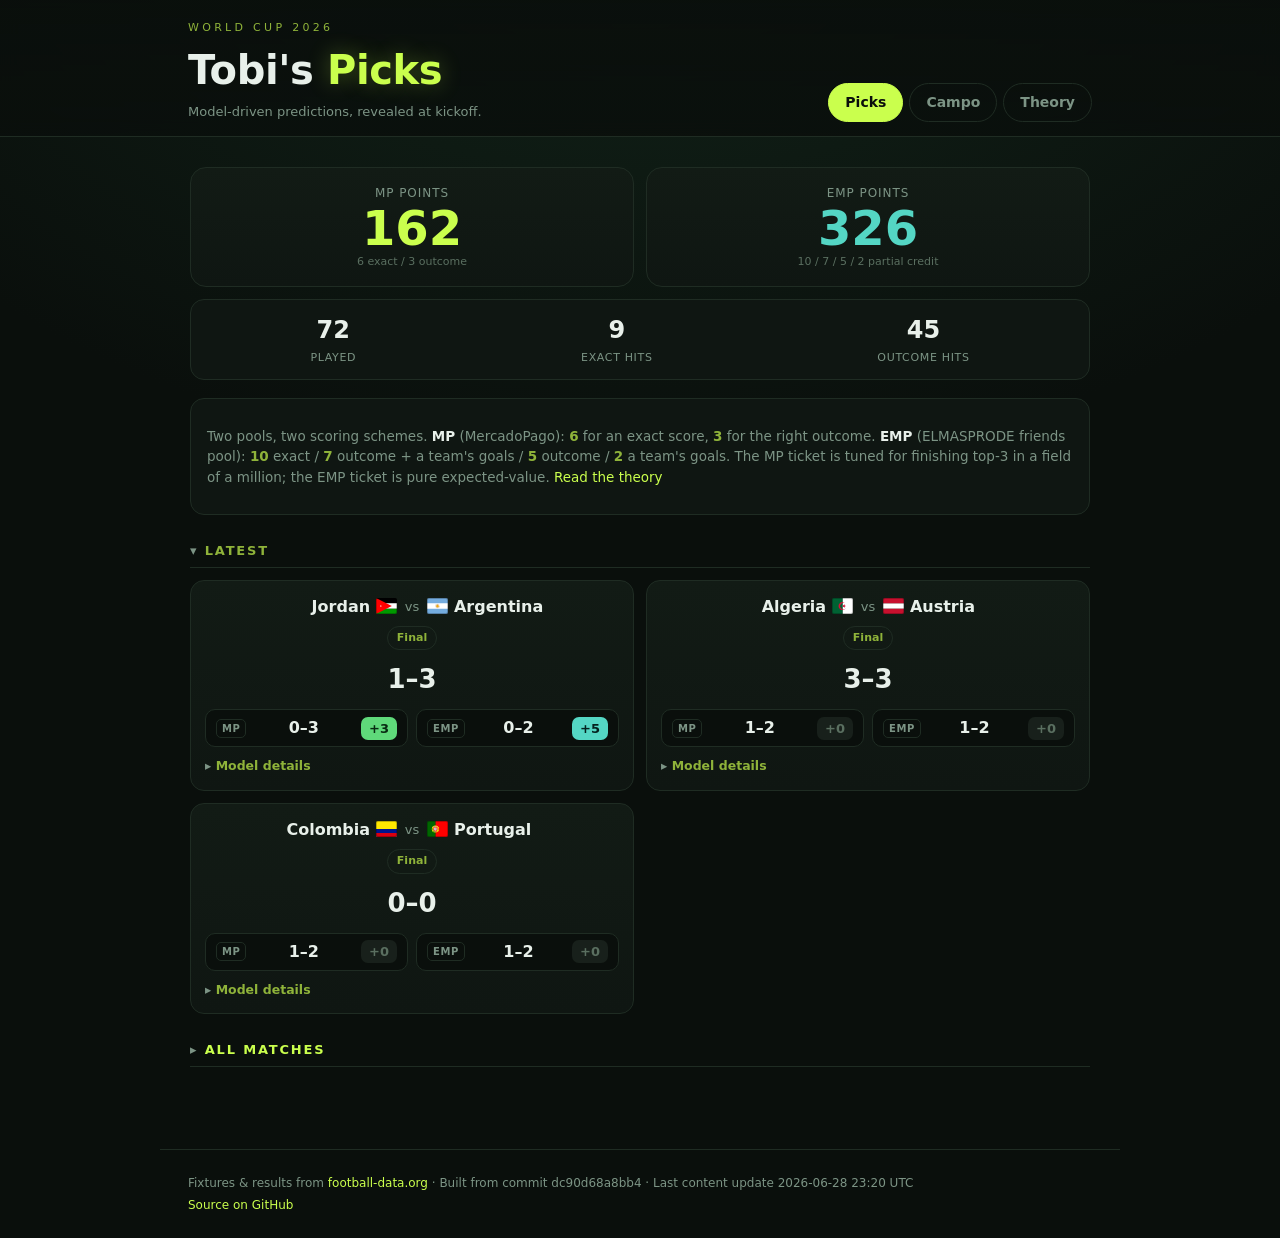
<file: index.html>
<!DOCTYPE html>
<html lang="en">
<head>
<meta charset="utf-8">
<meta name="viewport" content="width=device-width, initial-scale=1">
<title>Tobi&#x27;s Picks — World Cup 2026</title>
<link rel="stylesheet" href="style.css">
</head>
<body>
<header class="hero">
  <div class="hero-inner">
    <div class="brand">
      <span class="kicker">World Cup 2026</span>
      <h1>Tobi's <em>Picks</em></h1>
      <p class="sub">Model-driven predictions, revealed at kickoff.</p>
    </div>
    <nav class="tabs">
      <a href="index.html" class="active">Picks</a>
      <a href="campo.html">Campo</a>
      <a href="theory.html">Theory</a>
    </nav>
  </div>
</header>
<main>

    
    <section class="scoreboard">
      <div class="kpi kpi-mp">
        <span class="kpi-label">MP points</span>
        <span class="kpi-value">162</span>
        <span class="kpi-note">6 exact / 3 outcome</span>
      </div>
      <div class="kpi kpi-emp">
        <span class="kpi-label">EMP points</span>
        <span class="kpi-value">326</span>
        <span class="kpi-note">10 / 7 / 5 / 2 partial credit</span>
      </div>
      <div class="kpi-counters">
        <div><span class="c-val">72</span><span class="c-lab">played</span></div>
        <div><span class="c-val">9</span><span class="c-lab">exact hits</span></div>
        <div><span class="c-val">45</span><span class="c-lab">outcome hits</span></div>
      </div>
    </section>
    
    <section class="explainer">
      <p>Two pools, two scoring schemes. <strong>MP</strong> (MercadoPago): <b>6</b> for an exact
      score, <b>3</b> for the right outcome. <strong>EMP</strong> (ELMASPRODE friends pool):
      <b>10</b> exact / <b>7</b> outcome + a team's goals / <b>5</b> outcome / <b>2</b> a team's
      goals. The MP ticket is tuned for finishing top-3 in a field of a million; the EMP ticket
      is pure expected-value. <a href="theory.html">Read the theory</a></p>
    </section>
    
      <details class="sec latest" open>
        <summary><h2 class="section-title">Latest</h2></summary>
        <div class="match-grid">
          
        <div class="match revealed" data-group="J">
          <div class="m-head">
            <div class="teams">
              <span class="team team-home">Jordan <span class="flag flag-jo" role="img" aria-label="Jordan"></span></span>
              <span class="vs">vs</span>
              <span class="team team-away"><span class="flag flag-ar" role="img" aria-label="Argentina"></span> Argentina</span>
            </div>
            <span class="badge badge-final">Final</span>
          </div>
          
          <div class="score"><span class="score-num">1–3</span></div>
          
          <div class="picks">
            <div class="pick-row">
              <span class="scheme">MP</span>
              <span class="pick-score">0–3</span>
              <span class="pts pts-outcome">+3</span>
            </div>
            <div class="pick-row">
              <span class="scheme">EMP</span>
              <span class="pick-score">0–2</span>
              <span class="pts pts-partial">+5</span>
            </div>
          </div>
          
          <details class="stats">
            <summary>Model details</summary>
            <div class="stat-line">Model 1/X/2: 5% / 12% / 84%</div>
            <div class="stat-line">Expected goals λ: 0.42 – 2.57</div>
            <div class="stat-line">Market (oddsapi): 6% / 11% / 82% · edge 4pp</div>
          </details>
        </div>

        <div class="match revealed" data-group="J">
          <div class="m-head">
            <div class="teams">
              <span class="team team-home">Algeria <span class="flag flag-dz" role="img" aria-label="Algeria"></span></span>
              <span class="vs">vs</span>
              <span class="team team-away"><span class="flag flag-at" role="img" aria-label="Austria"></span> Austria</span>
            </div>
            <span class="badge badge-final">Final</span>
          </div>
          
          <div class="score"><span class="score-num">3–3</span></div>
          
          <div class="picks">
            <div class="pick-row">
              <span class="scheme">MP</span>
              <span class="pick-score">1–2</span>
              <span class="pts pts-miss">+0</span>
            </div>
            <div class="pick-row">
              <span class="scheme">EMP</span>
              <span class="pick-score">1–2</span>
              <span class="pts pts-miss">+0</span>
            </div>
          </div>
          
          <details class="stats">
            <summary>Model details</summary>
            <div class="stat-line">Model 1/X/2: 33% / 23% / 44%</div>
            <div class="stat-line">Expected goals λ: 1.36 – 1.63</div>
            <div class="stat-line">Market (oddsapi): 24% / 43% / 33% · edge 20pp</div>
          </details>
        </div>

        <div class="match revealed" data-group="K">
          <div class="m-head">
            <div class="teams">
              <span class="team team-home">Colombia <span class="flag flag-co" role="img" aria-label="Colombia"></span></span>
              <span class="vs">vs</span>
              <span class="team team-away"><span class="flag flag-pt" role="img" aria-label="Portugal"></span> Portugal</span>
            </div>
            <span class="badge badge-final">Final</span>
          </div>
          
          <div class="score"><span class="score-num">0–0</span></div>
          
          <div class="picks">
            <div class="pick-row">
              <span class="scheme">MP</span>
              <span class="pick-score">1–2</span>
              <span class="pts pts-miss">+0</span>
            </div>
            <div class="pick-row">
              <span class="scheme">EMP</span>
              <span class="pick-score">1–2</span>
              <span class="pts pts-miss">+0</span>
            </div>
          </div>
          
          <details class="stats">
            <summary>Model details</summary>
            <div class="stat-line">Model 1/X/2: 32% / 23% / 45%</div>
            <div class="stat-line">Expected goals λ: 1.35 – 1.64</div>
            <div class="stat-line">Market (oddsapi): 22% / 26% / 52% · edge 18pp</div>
          </details>
        </div>
        </div>
      </details>
    
    <details class="sec all-groups">
      <summary><h2 class="section-title section-title-main">All matches</h2></summary>
      
      <section class="group" id="group-A">
        <h2 class="section-title">Group A</h2>
        <div class="match-grid">
          
        <div class="match revealed" data-group="A">
          <div class="m-head">
            <div class="teams">
              <span class="team team-home">Mexico <span class="flag flag-mx" role="img" aria-label="Mexico"></span></span>
              <span class="vs">vs</span>
              <span class="team team-away"><span class="flag flag-za" role="img" aria-label="South Africa"></span> South Africa</span>
            </div>
            <span class="badge badge-final">Final</span>
          </div>
          
          <div class="score"><span class="score-num">2–0</span></div>
          
          <div class="picks">
            <div class="pick-row">
              <span class="scheme">MP</span>
              <span class="pick-score">3–0</span>
              <span class="pts pts-outcome">+3</span>
            </div>
            <div class="pick-row">
              <span class="scheme">EMP</span>
              <span class="pick-score">2–0</span>
              <span class="pts pts-exact">+10</span>
            </div>
          </div>
          
          <details class="stats">
            <summary>Model details</summary>
            <div class="stat-line">Model 1/X/2: 89% / 9% / 2%</div>
            <div class="stat-line">Expected goals λ: 2.59 – 0.21</div>
            
          </details>
        </div>

        <div class="match revealed" data-group="A">
          <div class="m-head">
            <div class="teams">
              <span class="team team-home">South Korea <span class="flag flag-kr" role="img" aria-label="South Korea"></span></span>
              <span class="vs">vs</span>
              <span class="team team-away"><span class="flag flag-cz" role="img" aria-label="Czechia"></span> Czechia</span>
            </div>
            <span class="badge badge-final">Final</span>
          </div>
          
          <div class="score"><span class="score-num">2–1</span></div>
          
          <div class="picks">
            <div class="pick-row">
              <span class="scheme">MP</span>
              <span class="pick-score">2–1</span>
              <span class="pts pts-exact">+6</span>
            </div>
            <div class="pick-row">
              <span class="scheme">EMP</span>
              <span class="pick-score">1–0</span>
              <span class="pts pts-partial">+5</span>
            </div>
          </div>
          
          <details class="stats">
            <summary>Model details</summary>
            <div class="stat-line">Model 1/X/2: 41% / 24% / 35%</div>
            <div class="stat-line">Expected goals λ: 1.46 – 1.34</div>
            <div class="stat-line">Market (oddsapi): 35% / 35% / 29% · edge 11pp</div>
          </details>
        </div>

        <div class="match revealed" data-group="A">
          <div class="m-head">
            <div class="teams">
              <span class="team team-home">Czechia <span class="flag flag-cz" role="img" aria-label="Czechia"></span></span>
              <span class="vs">vs</span>
              <span class="team team-away"><span class="flag flag-za" role="img" aria-label="South Africa"></span> South Africa</span>
            </div>
            <span class="badge badge-final">Final</span>
          </div>
          
          <div class="score"><span class="score-num">1–1</span></div>
          
          <div class="picks">
            <div class="pick-row">
              <span class="scheme">MP</span>
              <span class="pick-score">2–1</span>
              <span class="pts pts-miss">+0</span>
            </div>
            <div class="pick-row">
              <span class="scheme">EMP</span>
              <span class="pick-score">1–0</span>
              <span class="pts pts-partial">+2</span>
            </div>
          </div>
          
          <details class="stats">
            <summary>Model details</summary>
            <div class="stat-line">Model 1/X/2: 59% / 21% / 20%</div>
            <div class="stat-line">Expected goals λ: 1.90 – 1.02</div>
            <div class="stat-line">Market (oddsapi): 54% / 26% / 21% · edge 8pp</div>
          </details>
        </div>

        <div class="match revealed" data-group="A">
          <div class="m-head">
            <div class="teams">
              <span class="team team-home">Mexico <span class="flag flag-mx" role="img" aria-label="Mexico"></span></span>
              <span class="vs">vs</span>
              <span class="team team-away"><span class="flag flag-kr" role="img" aria-label="South Korea"></span> South Korea</span>
            </div>
            <span class="badge badge-final">Final</span>
          </div>
          
          <div class="score"><span class="score-num">1–0</span></div>
          
          <div class="picks">
            <div class="pick-row">
              <span class="scheme">MP</span>
              <span class="pick-score">2–1</span>
              <span class="pts pts-outcome">+3</span>
            </div>
            <div class="pick-row">
              <span class="scheme">EMP</span>
              <span class="pick-score">2–1</span>
              <span class="pts pts-partial">+5</span>
            </div>
          </div>
          
          <details class="stats">
            <summary>Model details</summary>
            <div class="stat-line">Model 1/X/2: 55% / 22% / 23%</div>
            <div class="stat-line">Expected goals λ: 1.83 – 1.09</div>
            <div class="stat-line">Market (oddsapi): 47% / 29% / 24% · edge 14pp</div>
          </details>
        </div>

        <div class="match revealed" data-group="A">
          <div class="m-head">
            <div class="teams">
              <span class="team team-home">Czechia <span class="flag flag-cz" role="img" aria-label="Czechia"></span></span>
              <span class="vs">vs</span>
              <span class="team team-away"><span class="flag flag-mx" role="img" aria-label="Mexico"></span> Mexico</span>
            </div>
            <span class="badge badge-final">Final</span>
          </div>
          
          <div class="score"><span class="score-num">0–3</span></div>
          
          <div class="picks">
            <div class="pick-row">
              <span class="scheme">MP</span>
              <span class="pick-score">1–2</span>
              <span class="pts pts-outcome">+3</span>
            </div>
            <div class="pick-row">
              <span class="scheme">EMP</span>
              <span class="pick-score">0–1</span>
              <span class="pts pts-outcome">+7</span>
            </div>
          </div>
          
          <details class="stats">
            <summary>Model details</summary>
            <div class="stat-line">Model 1/X/2: 19% / 20% / 61%</div>
            <div class="stat-line">Expected goals λ: 1.01 – 1.98</div>
            <div class="stat-line">Market (oddsapi): 26% / 25% / 49% · edge 22pp</div>
          </details>
        </div>

        <div class="match revealed" data-group="A">
          <div class="m-head">
            <div class="teams">
              <span class="team team-home">South Africa <span class="flag flag-za" role="img" aria-label="South Africa"></span></span>
              <span class="vs">vs</span>
              <span class="team team-away"><span class="flag flag-kr" role="img" aria-label="South Korea"></span> South Korea</span>
            </div>
            <span class="badge badge-final">Final</span>
          </div>
          
          <div class="score"><span class="score-num">1–0</span></div>
          
          <div class="picks">
            <div class="pick-row">
              <span class="scheme">MP</span>
              <span class="pick-score">1–2</span>
              <span class="pts pts-miss">+0</span>
            </div>
            <div class="pick-row">
              <span class="scheme">EMP</span>
              <span class="pick-score">0–2</span>
              <span class="pts pts-miss">+0</span>
            </div>
          </div>
          
          <details class="stats">
            <summary>Model details</summary>
            <div class="stat-line">Model 1/X/2: 16% / 19% / 65%</div>
            <div class="stat-line">Expected goals λ: 0.91 – 2.08</div>
            <div class="stat-line">Market (oddsapi): 15% / 23% / 62% · edge 5pp</div>
          </details>
        </div>
        </div>
      </section>

      <section class="group" id="group-B">
        <h2 class="section-title">Group B</h2>
        <div class="match-grid">
          
        <div class="match revealed" data-group="B">
          <div class="m-head">
            <div class="teams">
              <span class="team team-home">Canada <span class="flag flag-ca" role="img" aria-label="Canada"></span></span>
              <span class="vs">vs</span>
              <span class="team team-away"><span class="flag flag-ba" role="img" aria-label="Bosnia-Herzegovina"></span> Bosnia-Herzegovina</span>
            </div>
            <span class="badge badge-final">Final</span>
          </div>
          
          <div class="score"><span class="score-num">1–1</span></div>
          
          <div class="picks">
            <div class="pick-row">
              <span class="scheme">MP</span>
              <span class="pick-score">2–0</span>
              <span class="pts pts-miss">+0</span>
            </div>
            <div class="pick-row">
              <span class="scheme">EMP</span>
              <span class="pick-score">1–0</span>
              <span class="pts pts-partial">+2</span>
            </div>
          </div>
          
          <details class="stats">
            <summary>Model details</summary>
            <div class="stat-line">Model 1/X/2: 65% / 20% / 15%</div>
            <div class="stat-line">Expected goals λ: 1.99 – 0.81</div>
            <div class="stat-line">Market (oddsapi): 53% / 27% / 21% · edge 24pp</div>
          </details>
        </div>

        <div class="match revealed" data-group="B">
          <div class="m-head">
            <div class="teams">
              <span class="team team-home">Qatar <span class="flag flag-qa" role="img" aria-label="Qatar"></span></span>
              <span class="vs">vs</span>
              <span class="team team-away"><span class="flag flag-ch" role="img" aria-label="Switzerland"></span> Switzerland</span>
            </div>
            <span class="badge badge-final">Final</span>
          </div>
          
          <div class="score"><span class="score-num">1–1</span></div>
          
          <div class="picks">
            <div class="pick-row">
              <span class="scheme">MP</span>
              <span class="pick-score">0–3</span>
              <span class="pts pts-miss">+0</span>
            </div>
            <div class="pick-row">
              <span class="scheme">EMP</span>
              <span class="pick-score">0–2</span>
              <span class="pts pts-miss">+0</span>
            </div>
          </div>
          
          <details class="stats">
            <summary>Model details</summary>
            <div class="stat-line">Model 1/X/2: 3% / 11% / 86%</div>
            <div class="stat-line">Expected goals λ: 0.30 – 2.50</div>
            <div class="stat-line">Market (oddsapi): 5% / 12% / 83% · edge 7pp</div>
          </details>
        </div>

        <div class="match revealed" data-group="B">
          <div class="m-head">
            <div class="teams">
              <span class="team team-home">Switzerland <span class="flag flag-ch" role="img" aria-label="Switzerland"></span></span>
              <span class="vs">vs</span>
              <span class="team team-away"><span class="flag flag-ba" role="img" aria-label="Bosnia-Herzegovina"></span> Bosnia-Herzegovina</span>
            </div>
            <span class="badge badge-final">Final</span>
          </div>
          
          <div class="score"><span class="score-num">4–1</span></div>
          
          <div class="picks">
            <div class="pick-row">
              <span class="scheme">MP</span>
              <span class="pick-score">2–1</span>
              <span class="pts pts-outcome">+3</span>
            </div>
            <div class="pick-row">
              <span class="scheme">EMP</span>
              <span class="pick-score">2–0</span>
              <span class="pts pts-partial">+5</span>
            </div>
          </div>
          
          <details class="stats">
            <summary>Model details</summary>
            <div class="stat-line">Model 1/X/2: 65% / 19% / 16%</div>
            <div class="stat-line">Expected goals λ: 2.05 – 0.87</div>
            <div class="stat-line">Market (oddsapi): 62% / 22% / 15% · edge 4pp</div>
          </details>
        </div>

        <div class="match revealed" data-group="B">
          <div class="m-head">
            <div class="teams">
              <span class="team team-home">Canada <span class="flag flag-ca" role="img" aria-label="Canada"></span></span>
              <span class="vs">vs</span>
              <span class="team team-away"><span class="flag flag-qa" role="img" aria-label="Qatar"></span> Qatar</span>
            </div>
            <span class="badge badge-final">Final</span>
          </div>
          
          <div class="score"><span class="score-num">6–0</span></div>
          
          <div class="picks">
            <div class="pick-row">
              <span class="scheme">MP</span>
              <span class="pick-score">2–0</span>
              <span class="pts pts-outcome">+3</span>
            </div>
            <div class="pick-row">
              <span class="scheme">EMP</span>
              <span class="pick-score">2–0</span>
              <span class="pts pts-outcome">+7</span>
            </div>
          </div>
          
          <details class="stats">
            <summary>Model details</summary>
            <div class="stat-line">Model 1/X/2: 79% / 14% / 7%</div>
            <div class="stat-line">Expected goals λ: 2.40 – 0.52</div>
            <div class="stat-line">Market (oddsapi): 78% / 15% / 7% · edge 3pp</div>
          </details>
        </div>

        <div class="match revealed" data-group="B">
          <div class="m-head">
            <div class="teams">
              <span class="team team-home">Switzerland <span class="flag flag-ch" role="img" aria-label="Switzerland"></span></span>
              <span class="vs">vs</span>
              <span class="team team-away"><span class="flag flag-ca" role="img" aria-label="Canada"></span> Canada</span>
            </div>
            <span class="badge badge-final">Final</span>
          </div>
          
          <div class="score"><span class="score-num">2–1</span></div>
          
          <div class="picks">
            <div class="pick-row">
              <span class="scheme">MP</span>
              <span class="pick-score">2–1</span>
              <span class="pts pts-exact">+6</span>
            </div>
            <div class="pick-row">
              <span class="scheme">EMP</span>
              <span class="pick-score">2–1</span>
              <span class="pts pts-exact">+10</span>
            </div>
          </div>
          
          <details class="stats">
            <summary>Model details</summary>
            <div class="stat-line">Model 1/X/2: 41% / 23% / 36%</div>
            <div class="stat-line">Expected goals λ: 1.56 – 1.43</div>
            <div class="stat-line">Market (oddsapi): 39% / 32% / 30% · edge 8pp</div>
          </details>
        </div>

        <div class="match revealed" data-group="B">
          <div class="m-head">
            <div class="teams">
              <span class="team team-home">Bosnia-Herzegovina <span class="flag flag-ba" role="img" aria-label="Bosnia-Herzegovina"></span></span>
              <span class="vs">vs</span>
              <span class="team team-away"><span class="flag flag-qa" role="img" aria-label="Qatar"></span> Qatar</span>
            </div>
            <span class="badge badge-final">Final</span>
          </div>
          
          <div class="score"><span class="score-num">3–1</span></div>
          
          <div class="picks">
            <div class="pick-row">
              <span class="scheme">MP</span>
              <span class="pick-score">2–1</span>
              <span class="pts pts-outcome">+3</span>
            </div>
            <div class="pick-row">
              <span class="scheme">EMP</span>
              <span class="pick-score">2–0</span>
              <span class="pts pts-partial">+5</span>
            </div>
          </div>
          
          <details class="stats">
            <summary>Model details</summary>
            <div class="stat-line">Model 1/X/2: 63% / 20% / 17%</div>
            <div class="stat-line">Expected goals λ: 2.04 – 0.95</div>
            <div class="stat-line">Market (oddsapi): 69% / 18% / 12% · edge 12pp</div>
          </details>
        </div>
        </div>
      </section>

      <section class="group" id="group-C">
        <h2 class="section-title">Group C</h2>
        <div class="match-grid">
          
        <div class="match revealed" data-group="C">
          <div class="m-head">
            <div class="teams">
              <span class="team team-home">Brazil <span class="flag flag-br" role="img" aria-label="Brazil"></span></span>
              <span class="vs">vs</span>
              <span class="team team-away"><span class="flag flag-ma" role="img" aria-label="Morocco"></span> Morocco</span>
            </div>
            <span class="badge badge-final">Final</span>
          </div>
          
          <div class="score"><span class="score-num">1–1</span></div>
          
          <div class="picks">
            <div class="pick-row">
              <span class="scheme">MP</span>
              <span class="pick-score">2–1</span>
              <span class="pts pts-miss">+0</span>
            </div>
            <div class="pick-row">
              <span class="scheme">EMP</span>
              <span class="pick-score">1–0</span>
              <span class="pts pts-partial">+2</span>
            </div>
          </div>
          
          <details class="stats">
            <summary>Model details</summary>
            <div class="stat-line">Model 1/X/2: 60% / 21% / 19%</div>
            <div class="stat-line">Expected goals λ: 1.87 – 0.93</div>
            <div class="stat-line">Market (oddsapi): 57% / 26% / 18% · edge 5pp</div>
          </details>
        </div>

        <div class="match revealed" data-group="C">
          <div class="m-head">
            <div class="teams">
              <span class="team team-home">Haiti <span class="flag flag-ht" role="img" aria-label="Haiti"></span></span>
              <span class="vs">vs</span>
              <span class="team team-away"><span class="flag flag-gb-sct" role="img" aria-label="Scotland"></span> Scotland</span>
            </div>
            <span class="badge badge-final">Final</span>
          </div>
          
          <div class="score"><span class="score-num">0–1</span></div>
          
          <div class="picks">
            <div class="pick-row">
              <span class="scheme">MP</span>
              <span class="pick-score">0–2</span>
              <span class="pts pts-outcome">+3</span>
            </div>
            <div class="pick-row">
              <span class="scheme">EMP</span>
              <span class="pick-score">0–1</span>
              <span class="pts pts-exact">+10</span>
            </div>
          </div>
          
          <details class="stats">
            <summary>Model details</summary>
            <div class="stat-line">Model 1/X/2: 14% / 19% / 66%</div>
            <div class="stat-line">Expected goals λ: 0.80 – 2.00</div>
            <div class="stat-line">Market (oddsapi): 17% / 22% / 61% · edge 9pp</div>
          </details>
        </div>

        <div class="match revealed" data-group="C">
          <div class="m-head">
            <div class="teams">
              <span class="team team-home">Scotland <span class="flag flag-gb-sct" role="img" aria-label="Scotland"></span></span>
              <span class="vs">vs</span>
              <span class="team team-away"><span class="flag flag-ma" role="img" aria-label="Morocco"></span> Morocco</span>
            </div>
            <span class="badge badge-final">Final</span>
          </div>
          
          <div class="score"><span class="score-num">0–1</span></div>
          
          <div class="picks">
            <div class="pick-row">
              <span class="scheme">MP</span>
              <span class="pick-score">1–2</span>
              <span class="pts pts-outcome">+3</span>
            </div>
            <div class="pick-row">
              <span class="scheme">EMP</span>
              <span class="pick-score">1–2</span>
              <span class="pts pts-partial">+5</span>
            </div>
          </div>
          
          <details class="stats">
            <summary>Model details</summary>
            <div class="stat-line">Model 1/X/2: 26% / 22% / 52%</div>
            <div class="stat-line">Expected goals λ: 1.16 – 1.76</div>
            <div class="stat-line">Market (oddsapi): 16% / 25% / 59% · edge 17pp</div>
          </details>
        </div>

        <div class="match revealed" data-group="C">
          <div class="m-head">
            <div class="teams">
              <span class="team team-home">Brazil <span class="flag flag-br" role="img" aria-label="Brazil"></span></span>
              <span class="vs">vs</span>
              <span class="team team-away"><span class="flag flag-ht" role="img" aria-label="Haiti"></span> Haiti</span>
            </div>
            <span class="badge badge-final">Final</span>
          </div>
          
          <div class="score"><span class="score-num">3–0</span></div>
          
          <div class="picks">
            <div class="pick-row">
              <span class="scheme">MP</span>
              <span class="pick-score">3–0</span>
              <span class="pts pts-exact">+6</span>
            </div>
            <div class="pick-row">
              <span class="scheme">EMP</span>
              <span class="pick-score">2–0</span>
              <span class="pts pts-outcome">+7</span>
            </div>
          </div>
          
          <details class="stats">
            <summary>Model details</summary>
            <div class="stat-line">Model 1/X/2: 84% / 11% / 4%</div>
            <div class="stat-line">Expected goals λ: 2.54 – 0.38</div>
            <div class="stat-line">Market (oddsapi): 87% / 9% / 4% · edge 5pp</div>
          </details>
        </div>

        <div class="match revealed" data-group="C">
          <div class="m-head">
            <div class="teams">
              <span class="team team-home">Morocco <span class="flag flag-ma" role="img" aria-label="Morocco"></span></span>
              <span class="vs">vs</span>
              <span class="team team-away"><span class="flag flag-ht" role="img" aria-label="Haiti"></span> Haiti</span>
            </div>
            <span class="badge badge-final">Final</span>
          </div>
          
          <div class="score"><span class="score-num">4–2</span></div>
          
          <div class="picks">
            <div class="pick-row">
              <span class="scheme">MP</span>
              <span class="pick-score">3–0</span>
              <span class="pts pts-outcome">+3</span>
            </div>
            <div class="pick-row">
              <span class="scheme">EMP</span>
              <span class="pick-score">2–0</span>
              <span class="pts pts-partial">+5</span>
            </div>
          </div>
          
          <details class="stats">
            <summary>Model details</summary>
            <div class="stat-line">Model 1/X/2: 78% / 14% / 7%</div>
            <div class="stat-line">Expected goals λ: 2.41 – 0.58</div>
            <div class="stat-line">Market (oddsapi): 82% / 12% / 5% · edge 8pp</div>
          </details>
        </div>

        <div class="match revealed" data-group="C">
          <div class="m-head">
            <div class="teams">
              <span class="team team-home">Scotland <span class="flag flag-gb-sct" role="img" aria-label="Scotland"></span></span>
              <span class="vs">vs</span>
              <span class="team team-away"><span class="flag flag-br" role="img" aria-label="Brazil"></span> Brazil</span>
            </div>
            <span class="badge badge-final">Final</span>
          </div>
          
          <div class="score"><span class="score-num">0–3</span></div>
          
          <div class="picks">
            <div class="pick-row">
              <span class="scheme">MP</span>
              <span class="pick-score">0–2</span>
              <span class="pts pts-outcome">+3</span>
            </div>
            <div class="pick-row">
              <span class="scheme">EMP</span>
              <span class="pick-score">0–2</span>
              <span class="pts pts-outcome">+7</span>
            </div>
          </div>
          
          <details class="stats">
            <summary>Model details</summary>
            <div class="stat-line">Model 1/X/2: 13% / 18% / 69%</div>
            <div class="stat-line">Expected goals λ: 0.82 – 2.17</div>
            <div class="stat-line">Market (oddsapi): 9% / 17% / 74% · edge 10pp</div>
          </details>
        </div>
        </div>
      </section>

      <section class="group" id="group-D">
        <h2 class="section-title">Group D</h2>
        <div class="match-grid">
          
        <div class="match revealed" data-group="D">
          <div class="m-head">
            <div class="teams">
              <span class="team team-home">United States <span class="flag flag-us" role="img" aria-label="United States"></span></span>
              <span class="vs">vs</span>
              <span class="team team-away"><span class="flag flag-py" role="img" aria-label="Paraguay"></span> Paraguay</span>
            </div>
            <span class="badge badge-final">Final</span>
          </div>
          
          <div class="score"><span class="score-num">4–1</span></div>
          
          <div class="picks">
            <div class="pick-row">
              <span class="scheme">MP</span>
              <span class="pick-score">2–1</span>
              <span class="pts pts-outcome">+3</span>
            </div>
            <div class="pick-row">
              <span class="scheme">EMP</span>
              <span class="pick-score">1–0</span>
              <span class="pts pts-partial">+5</span>
            </div>
          </div>
          
          <details class="stats">
            <summary>Model details</summary>
            <div class="stat-line">Model 1/X/2: 43% / 24% / 33%</div>
            <div class="stat-line">Expected goals λ: 1.51 – 1.29</div>
            <div class="stat-line">Market (oddsapi): 47% / 29% / 24% · edge 15pp</div>
          </details>
        </div>

        <div class="match revealed" data-group="D">
          <div class="m-head">
            <div class="teams">
              <span class="team team-home">Australia <span class="flag flag-au" role="img" aria-label="Australia"></span></span>
              <span class="vs">vs</span>
              <span class="team team-away"><span class="flag flag-tr" role="img" aria-label="Turkey"></span> Turkey</span>
            </div>
            <span class="badge badge-final">Final</span>
          </div>
          
          <div class="score"><span class="score-num">2–0</span></div>
          
          <div class="picks">
            <div class="pick-row">
              <span class="scheme">MP</span>
              <span class="pick-score">1–2</span>
              <span class="pts pts-miss">+0</span>
            </div>
            <div class="pick-row">
              <span class="scheme">EMP</span>
              <span class="pick-score">0–1</span>
              <span class="pts pts-miss">+0</span>
            </div>
          </div>
          
          <details class="stats">
            <summary>Model details</summary>
            <div class="stat-line">Model 1/X/2: 21% / 22% / 57%</div>
            <div class="stat-line">Expected goals λ: 0.99 – 1.81</div>
            <div class="stat-line">Market (oddsapi): 19% / 25% / 55% · edge 4pp</div>
          </details>
        </div>

        <div class="match revealed" data-group="D">
          <div class="m-head">
            <div class="teams">
              <span class="team team-home">United States <span class="flag flag-us" role="img" aria-label="United States"></span></span>
              <span class="vs">vs</span>
              <span class="team team-away"><span class="flag flag-au" role="img" aria-label="Australia"></span> Australia</span>
            </div>
            <span class="badge badge-final">Final</span>
          </div>
          
          <div class="score"><span class="score-num">2–0</span></div>
          
          <div class="picks">
            <div class="pick-row">
              <span class="scheme">MP</span>
              <span class="pick-score">2–1</span>
              <span class="pts pts-outcome">+3</span>
            </div>
            <div class="pick-row">
              <span class="scheme">EMP</span>
              <span class="pick-score">2–1</span>
              <span class="pts pts-outcome">+7</span>
            </div>
          </div>
          
          <details class="stats">
            <summary>Model details</summary>
            <div class="stat-line">Model 1/X/2: 51% / 23% / 27%</div>
            <div class="stat-line">Expected goals λ: 1.74 – 1.18</div>
            <div class="stat-line">Market (oddsapi): 58% / 22% / 19% · edge 15pp</div>
          </details>
        </div>

        <div class="match revealed" data-group="D">
          <div class="m-head">
            <div class="teams">
              <span class="team team-home">Turkey <span class="flag flag-tr" role="img" aria-label="Turkey"></span></span>
              <span class="vs">vs</span>
              <span class="team team-away"><span class="flag flag-py" role="img" aria-label="Paraguay"></span> Paraguay</span>
            </div>
            <span class="badge badge-final">Final</span>
          </div>
          
          <div class="score"><span class="score-num">0–1</span></div>
          
          <div class="picks">
            <div class="pick-row">
              <span class="scheme">MP</span>
              <span class="pick-score">2–1</span>
              <span class="pts pts-miss">+0</span>
            </div>
            <div class="pick-row">
              <span class="scheme">EMP</span>
              <span class="pick-score">2–1</span>
              <span class="pts pts-partial">+2</span>
            </div>
          </div>
          
          <details class="stats">
            <summary>Model details</summary>
            <div class="stat-line">Model 1/X/2: 48% / 23% / 29%</div>
            <div class="stat-line">Expected goals λ: 1.67 – 1.25</div>
            <div class="stat-line">Market (oddsapi): 46% / 28% / 26% · edge 5pp</div>
          </details>
        </div>

        <div class="match revealed" data-group="D">
          <div class="m-head">
            <div class="teams">
              <span class="team team-home">Turkey <span class="flag flag-tr" role="img" aria-label="Turkey"></span></span>
              <span class="vs">vs</span>
              <span class="team team-away"><span class="flag flag-us" role="img" aria-label="United States"></span> United States</span>
            </div>
            <span class="badge badge-final">Final</span>
          </div>
          
          <div class="score"><span class="score-num">3–2</span></div>
          
          <div class="picks">
            <div class="pick-row">
              <span class="scheme">MP</span>
              <span class="pick-score">1–2</span>
              <span class="pts pts-miss">+0</span>
            </div>
            <div class="pick-row">
              <span class="scheme">EMP</span>
              <span class="pick-score">1–2</span>
              <span class="pts pts-partial">+2</span>
            </div>
          </div>
          
          <details class="stats">
            <summary>Model details</summary>
            <div class="stat-line">Model 1/X/2: 26% / 22% / 52%</div>
            <div class="stat-line">Expected goals λ: 1.20 – 1.79</div>
            <div class="stat-line">Market (oddsapi): 25% / 23% / 51% · edge 2pp</div>
          </details>
        </div>

        <div class="match revealed" data-group="D">
          <div class="m-head">
            <div class="teams">
              <span class="team team-home">Paraguay <span class="flag flag-py" role="img" aria-label="Paraguay"></span></span>
              <span class="vs">vs</span>
              <span class="team team-away"><span class="flag flag-au" role="img" aria-label="Australia"></span> Australia</span>
            </div>
            <span class="badge badge-final">Final</span>
          </div>
          
          <div class="score"><span class="score-num">0–0</span></div>
          
          <div class="picks">
            <div class="pick-row">
              <span class="scheme">MP</span>
              <span class="pick-score">2–1</span>
              <span class="pts pts-miss">+0</span>
            </div>
            <div class="pick-row">
              <span class="scheme">EMP</span>
              <span class="pick-score">2–1</span>
              <span class="pts pts-miss">+0</span>
            </div>
          </div>
          
          <details class="stats">
            <summary>Model details</summary>
            <div class="stat-line">Model 1/X/2: 43% / 23% / 34%</div>
            <div class="stat-line">Expected goals λ: 1.61 – 1.38</div>
            <div class="stat-line">Market (oddsapi): 36% / 43% / 20% · edge 20pp</div>
          </details>
        </div>
        </div>
      </section>

      <section class="group" id="group-E">
        <h2 class="section-title">Group E</h2>
        <div class="match-grid">
          
        <div class="match revealed" data-group="E">
          <div class="m-head">
            <div class="teams">
              <span class="team team-home">Germany <span class="flag flag-de" role="img" aria-label="Germany"></span></span>
              <span class="vs">vs</span>
              <span class="team team-away"><span class="flag flag-cw" role="img" aria-label="Curacao"></span> Curacao</span>
            </div>
            <span class="badge badge-final">Final</span>
          </div>
          
          <div class="score"><span class="score-num">7–1</span></div>
          
          <div class="picks">
            <div class="pick-row">
              <span class="scheme">MP</span>
              <span class="pick-score">3–0</span>
              <span class="pts pts-outcome">+3</span>
            </div>
            <div class="pick-row">
              <span class="scheme">EMP</span>
              <span class="pick-score">2–0</span>
              <span class="pts pts-partial">+5</span>
            </div>
          </div>
          
          <details class="stats">
            <summary>Model details</summary>
            <div class="stat-line">Model 1/X/2: 91% / 8% / 1%</div>
            <div class="stat-line">Expected goals λ: 2.69 – 0.11</div>
            <div class="stat-line">Market (oddsapi): 94% / 4% / 2% · edge 4pp</div>
          </details>
        </div>

        <div class="match revealed" data-group="E">
          <div class="m-head">
            <div class="teams">
              <span class="team team-home">Ivory Coast <span class="flag flag-ci" role="img" aria-label="Ivory Coast"></span></span>
              <span class="vs">vs</span>
              <span class="team team-away"><span class="flag flag-ec" role="img" aria-label="Ecuador"></span> Ecuador</span>
            </div>
            <span class="badge badge-final">Final</span>
          </div>
          
          <div class="score"><span class="score-num">1–0</span></div>
          
          <div class="picks">
            <div class="pick-row">
              <span class="scheme">MP</span>
              <span class="pick-score">1–2</span>
              <span class="pts pts-miss">+0</span>
            </div>
            <div class="pick-row">
              <span class="scheme">EMP</span>
              <span class="pick-score">0–1</span>
              <span class="pts pts-miss">+0</span>
            </div>
          </div>
          
          <details class="stats">
            <summary>Model details</summary>
            <div class="stat-line">Model 1/X/2: 21% / 22% / 57%</div>
            <div class="stat-line">Expected goals λ: 1.00 – 1.80</div>
            <div class="stat-line">Market (oddsapi): 28% / 35% / 37% · edge 34pp</div>
          </details>
        </div>

        <div class="match revealed" data-group="E">
          <div class="m-head">
            <div class="teams">
              <span class="team team-home">Germany <span class="flag flag-de" role="img" aria-label="Germany"></span></span>
              <span class="vs">vs</span>
              <span class="team team-away"><span class="flag flag-ci" role="img" aria-label="Ivory Coast"></span> Ivory Coast</span>
            </div>
            <span class="badge badge-final">Final</span>
          </div>
          
          <div class="score"><span class="score-num">2–1</span></div>
          
          <div class="picks">
            <div class="pick-row">
              <span class="scheme">MP</span>
              <span class="pick-score">2–1</span>
              <span class="pts pts-exact">+6</span>
            </div>
            <div class="pick-row">
              <span class="scheme">EMP</span>
              <span class="pick-score">2–0</span>
              <span class="pts pts-outcome">+7</span>
            </div>
          </div>
          
          <details class="stats">
            <summary>Model details</summary>
            <div class="stat-line">Model 1/X/2: 63% / 20% / 17%</div>
            <div class="stat-line">Expected goals λ: 2.05 – 0.94</div>
            <div class="stat-line">Market (oddsapi): 65% / 19% / 15% · edge 4pp</div>
          </details>
        </div>

        <div class="match revealed" data-group="E">
          <div class="m-head">
            <div class="teams">
              <span class="team team-home">Ecuador <span class="flag flag-ec" role="img" aria-label="Ecuador"></span></span>
              <span class="vs">vs</span>
              <span class="team team-away"><span class="flag flag-cw" role="img" aria-label="Curacao"></span> Curacao</span>
            </div>
            <span class="badge badge-final">Final</span>
          </div>
          
          <div class="score"><span class="score-num">0–0</span></div>
          
          <div class="picks">
            <div class="pick-row">
              <span class="scheme">MP</span>
              <span class="pick-score">3–0</span>
              <span class="pts pts-miss">+0</span>
            </div>
            <div class="pick-row">
              <span class="scheme">EMP</span>
              <span class="pick-score">2–0</span>
              <span class="pts pts-partial">+2</span>
            </div>
          </div>
          
          <details class="stats">
            <summary>Model details</summary>
            <div class="stat-line">Model 1/X/2: 85% / 11% / 4%</div>
            <div class="stat-line">Expected goals λ: 2.59 – 0.40</div>
            <div class="stat-line">Market (oddsapi): 86% / 11% / 4% · edge 2pp</div>
          </details>
        </div>

        <div class="match revealed" data-group="E">
          <div class="m-head">
            <div class="teams">
              <span class="team team-home">Ecuador <span class="flag flag-ec" role="img" aria-label="Ecuador"></span></span>
              <span class="vs">vs</span>
              <span class="team team-away"><span class="flag flag-de" role="img" aria-label="Germany"></span> Germany</span>
            </div>
            <span class="badge badge-final">Final</span>
          </div>
          
          <div class="score"><span class="score-num">2–1</span></div>
          
          <div class="picks">
            <div class="pick-row">
              <span class="scheme">MP</span>
              <span class="pick-score">1–2</span>
              <span class="pts pts-miss">+0</span>
            </div>
            <div class="pick-row">
              <span class="scheme">EMP</span>
              <span class="pick-score">1–2</span>
              <span class="pts pts-miss">+0</span>
            </div>
          </div>
          
          <details class="stats">
            <summary>Model details</summary>
            <div class="stat-line">Model 1/X/2: 24% / 22% / 55%</div>
            <div class="stat-line">Expected goals λ: 1.13 – 1.86</div>
            <div class="stat-line">Market (oddsapi): 19% / 19% / 61% · edge 12pp</div>
          </details>
        </div>

        <div class="match revealed" data-group="E">
          <div class="m-head">
            <div class="teams">
              <span class="team team-home">Curacao <span class="flag flag-cw" role="img" aria-label="Curacao"></span></span>
              <span class="vs">vs</span>
              <span class="team team-away"><span class="flag flag-ci" role="img" aria-label="Ivory Coast"></span> Ivory Coast</span>
            </div>
            <span class="badge badge-final">Final</span>
          </div>
          
          <div class="score"><span class="score-num">0–2</span></div>
          
          <div class="picks">
            <div class="pick-row">
              <span class="scheme">MP</span>
              <span class="pick-score">0–2</span>
              <span class="pts pts-exact">+6</span>
            </div>
            <div class="pick-row">
              <span class="scheme">EMP</span>
              <span class="pick-score">0–2</span>
              <span class="pts pts-exact">+10</span>
            </div>
          </div>
          
          <details class="stats">
            <summary>Model details</summary>
            <div class="stat-line">Model 1/X/2: 9% / 15% / 75%</div>
            <div class="stat-line">Expected goals λ: 0.66 – 2.33</div>
            <div class="stat-line">Market (oddsapi): 6% / 12% / 82% · edge 13pp</div>
          </details>
        </div>
        </div>
      </section>

      <section class="group" id="group-F">
        <h2 class="section-title">Group F</h2>
        <div class="match-grid">
          
        <div class="match revealed" data-group="F">
          <div class="m-head">
            <div class="teams">
              <span class="team team-home">Netherlands <span class="flag flag-nl" role="img" aria-label="Netherlands"></span></span>
              <span class="vs">vs</span>
              <span class="team team-away"><span class="flag flag-jp" role="img" aria-label="Japan"></span> Japan</span>
            </div>
            <span class="badge badge-final">Final</span>
          </div>
          
          <div class="score"><span class="score-num">2–2</span></div>
          
          <div class="picks">
            <div class="pick-row">
              <span class="scheme">MP</span>
              <span class="pick-score">2–1</span>
              <span class="pts pts-miss">+0</span>
            </div>
            <div class="pick-row">
              <span class="scheme">EMP</span>
              <span class="pick-score">1–0</span>
              <span class="pts pts-miss">+0</span>
            </div>
          </div>
          
          <details class="stats">
            <summary>Model details</summary>
            <div class="stat-line">Model 1/X/2: 47% / 24% / 30%</div>
            <div class="stat-line">Expected goals λ: 1.59 – 1.21</div>
            <div class="stat-line">Market (oddsapi): 47% / 27% / 26% · edge 6pp</div>
          </details>
        </div>

        <div class="match revealed" data-group="F">
          <div class="m-head">
            <div class="teams">
              <span class="team team-home">Sweden <span class="flag flag-se" role="img" aria-label="Sweden"></span></span>
              <span class="vs">vs</span>
              <span class="team team-away"><span class="flag flag-tn" role="img" aria-label="Tunisia"></span> Tunisia</span>
            </div>
            <span class="badge badge-final">Final</span>
          </div>
          
          <div class="score"><span class="score-num">5–1</span></div>
          
          <div class="picks">
            <div class="pick-row">
              <span class="scheme">MP</span>
              <span class="pick-score">2–1</span>
              <span class="pts pts-outcome">+3</span>
            </div>
            <div class="pick-row">
              <span class="scheme">EMP</span>
              <span class="pick-score">1–0</span>
              <span class="pts pts-partial">+5</span>
            </div>
          </div>
          
          <details class="stats">
            <summary>Model details</summary>
            <div class="stat-line">Model 1/X/2: 51% / 23% / 26%</div>
            <div class="stat-line">Expected goals λ: 1.69 – 1.11</div>
            <div class="stat-line">Market (oddsapi): 50% / 28% / 22% · edge 4pp</div>
          </details>
        </div>

        <div class="match revealed" data-group="F">
          <div class="m-head">
            <div class="teams">
              <span class="team team-home">Netherlands <span class="flag flag-nl" role="img" aria-label="Netherlands"></span></span>
              <span class="vs">vs</span>
              <span class="team team-away"><span class="flag flag-se" role="img" aria-label="Sweden"></span> Sweden</span>
            </div>
            <span class="badge badge-final">Final</span>
          </div>
          
          <div class="score"><span class="score-num">5–1</span></div>
          
          <div class="picks">
            <div class="pick-row">
              <span class="scheme">MP</span>
              <span class="pick-score">2–1</span>
              <span class="pts pts-outcome">+3</span>
            </div>
            <div class="pick-row">
              <span class="scheme">EMP</span>
              <span class="pick-score">2–1</span>
              <span class="pts pts-outcome">+7</span>
            </div>
          </div>
          
          <details class="stats">
            <summary>Model details</summary>
            <div class="stat-line">Model 1/X/2: 59% / 21% / 20%</div>
            <div class="stat-line">Expected goals λ: 1.95 – 1.04</div>
            <div class="stat-line">Market (oddsapi): 57% / 23% / 20% · edge 4pp</div>
          </details>
        </div>

        <div class="match revealed" data-group="F">
          <div class="m-head">
            <div class="teams">
              <span class="team team-home">Tunisia <span class="flag flag-tn" role="img" aria-label="Tunisia"></span></span>
              <span class="vs">vs</span>
              <span class="team team-away"><span class="flag flag-jp" role="img" aria-label="Japan"></span> Japan</span>
            </div>
            <span class="badge badge-final">Final</span>
          </div>
          
          <div class="score"><span class="score-num">0–4</span></div>
          
          <div class="picks">
            <div class="pick-row">
              <span class="scheme">MP</span>
              <span class="pick-score">0–2</span>
              <span class="pts pts-outcome">+3</span>
            </div>
            <div class="pick-row">
              <span class="scheme">EMP</span>
              <span class="pick-score">0–2</span>
              <span class="pts pts-outcome">+7</span>
            </div>
          </div>
          
          <details class="stats">
            <summary>Model details</summary>
            <div class="stat-line">Model 1/X/2: 13% / 18% / 69%</div>
            <div class="stat-line">Expected goals λ: 0.82 – 2.17</div>
            <div class="stat-line">Market (oddsapi): 14% / 23% / 62% · edge 12pp</div>
          </details>
        </div>

        <div class="match revealed" data-group="F">
          <div class="m-head">
            <div class="teams">
              <span class="team team-home">Tunisia <span class="flag flag-tn" role="img" aria-label="Tunisia"></span></span>
              <span class="vs">vs</span>
              <span class="team team-away"><span class="flag flag-nl" role="img" aria-label="Netherlands"></span> Netherlands</span>
            </div>
            <span class="badge badge-final">Final</span>
          </div>
          
          <div class="score"><span class="score-num">1–3</span></div>
          
          <div class="picks">
            <div class="pick-row">
              <span class="scheme">MP</span>
              <span class="pick-score">0–3</span>
              <span class="pts pts-outcome">+3</span>
            </div>
            <div class="pick-row">
              <span class="scheme">EMP</span>
              <span class="pick-score">0–2</span>
              <span class="pts pts-partial">+5</span>
            </div>
          </div>
          
          <details class="stats">
            <summary>Model details</summary>
            <div class="stat-line">Model 1/X/2: 5% / 12% / 83%</div>
            <div class="stat-line">Expected goals λ: 0.44 – 2.55</div>
            <div class="stat-line">Market (oddsapi): 3% / 10% / 87% · edge 8pp</div>
          </details>
        </div>

        <div class="match revealed" data-group="F">
          <div class="m-head">
            <div class="teams">
              <span class="team team-home">Japan <span class="flag flag-jp" role="img" aria-label="Japan"></span></span>
              <span class="vs">vs</span>
              <span class="team team-away"><span class="flag flag-se" role="img" aria-label="Sweden"></span> Sweden</span>
            </div>
            <span class="badge badge-final">Final</span>
          </div>
          
          <div class="score"><span class="score-num">1–1</span></div>
          
          <div class="picks">
            <div class="pick-row">
              <span class="scheme">MP</span>
              <span class="pick-score">2–1</span>
              <span class="pts pts-miss">+0</span>
            </div>
            <div class="pick-row">
              <span class="scheme">EMP</span>
              <span class="pick-score">2–1</span>
              <span class="pts pts-partial">+2</span>
            </div>
          </div>
          
          <details class="stats">
            <summary>Model details</summary>
            <div class="stat-line">Model 1/X/2: 56% / 21% / 23%</div>
            <div class="stat-line">Expected goals λ: 1.88 – 1.11</div>
            <div class="stat-line">Market (oddsapi): 48% / 28% / 24% · edge 13pp</div>
          </details>
        </div>
        </div>
      </section>

      <section class="group" id="group-G">
        <h2 class="section-title">Group G</h2>
        <div class="match-grid">
          
        <div class="match revealed" data-group="G">
          <div class="m-head">
            <div class="teams">
              <span class="team team-home">Belgium <span class="flag flag-be" role="img" aria-label="Belgium"></span></span>
              <span class="vs">vs</span>
              <span class="team team-away"><span class="flag flag-eg" role="img" aria-label="Egypt"></span> Egypt</span>
            </div>
            <span class="badge badge-final">Final</span>
          </div>
          
          <div class="score"><span class="score-num">1–1</span></div>
          
          <div class="picks">
            <div class="pick-row">
              <span class="scheme">MP</span>
              <span class="pick-score">2–1</span>
              <span class="pts pts-miss">+0</span>
            </div>
            <div class="pick-row">
              <span class="scheme">EMP</span>
              <span class="pick-score">1–0</span>
              <span class="pts pts-partial">+2</span>
            </div>
          </div>
          
          <details class="stats">
            <summary>Model details</summary>
            <div class="stat-line">Model 1/X/2: 61% / 21% / 18%</div>
            <div class="stat-line">Expected goals λ: 1.90 – 0.90</div>
            <div class="stat-line">Market (oddsapi): 61% / 23% / 16% · edge 3pp</div>
          </details>
        </div>

        <div class="match revealed" data-group="G">
          <div class="m-head">
            <div class="teams">
              <span class="team team-home">Iran <span class="flag flag-ir" role="img" aria-label="Iran"></span></span>
              <span class="vs">vs</span>
              <span class="team team-away"><span class="flag flag-nz" role="img" aria-label="New Zealand"></span> New Zealand</span>
            </div>
            <span class="badge badge-final">Final</span>
          </div>
          
          <div class="score"><span class="score-num">2–2</span></div>
          
          <div class="picks">
            <div class="pick-row">
              <span class="scheme">MP</span>
              <span class="pick-score">2–1</span>
              <span class="pts pts-miss">+0</span>
            </div>
            <div class="pick-row">
              <span class="scheme">EMP</span>
              <span class="pick-score">1–0</span>
              <span class="pts pts-miss">+0</span>
            </div>
          </div>
          
          <details class="stats">
            <summary>Model details</summary>
            <div class="stat-line">Model 1/X/2: 57% / 22% / 21%</div>
            <div class="stat-line">Expected goals λ: 1.81 – 0.99</div>
            <div class="stat-line">Market (oddsapi): 50% / 29% / 22% · edge 13pp</div>
          </details>
        </div>

        <div class="match revealed" data-group="G">
          <div class="m-head">
            <div class="teams">
              <span class="team team-home">Belgium <span class="flag flag-be" role="img" aria-label="Belgium"></span></span>
              <span class="vs">vs</span>
              <span class="team team-away"><span class="flag flag-ir" role="img" aria-label="Iran"></span> Iran</span>
            </div>
            <span class="badge badge-final">Final</span>
          </div>
          
          <div class="score"><span class="score-num">0–0</span></div>
          
          <div class="picks">
            <div class="pick-row">
              <span class="scheme">MP</span>
              <span class="pick-score">2–1</span>
              <span class="pts pts-miss">+0</span>
            </div>
            <div class="pick-row">
              <span class="scheme">EMP</span>
              <span class="pick-score">1–0</span>
              <span class="pts pts-partial">+2</span>
            </div>
          </div>
          
          <details class="stats">
            <summary>Model details</summary>
            <div class="stat-line">Model 1/X/2: 61% / 20% / 19%</div>
            <div class="stat-line">Expected goals λ: 1.99 – 1.00</div>
            <div class="stat-line">Market (oddsapi): 68% / 21% / 12% · edge 15pp</div>
          </details>
        </div>

        <div class="match revealed" data-group="G">
          <div class="m-head">
            <div class="teams">
              <span class="team team-home">New Zealand <span class="flag flag-nz" role="img" aria-label="New Zealand"></span></span>
              <span class="vs">vs</span>
              <span class="team team-away"><span class="flag flag-eg" role="img" aria-label="Egypt"></span> Egypt</span>
            </div>
            <span class="badge badge-final">Final</span>
          </div>
          
          <div class="score"><span class="score-num">1–3</span></div>
          
          <div class="picks">
            <div class="pick-row">
              <span class="scheme">MP</span>
              <span class="pick-score">1–2</span>
              <span class="pts pts-outcome">+3</span>
            </div>
            <div class="pick-row">
              <span class="scheme">EMP</span>
              <span class="pick-score">1–2</span>
              <span class="pts pts-outcome">+7</span>
            </div>
          </div>
          
          <details class="stats">
            <summary>Model details</summary>
            <div class="stat-line">Model 1/X/2: 21% / 21% / 58%</div>
            <div class="stat-line">Expected goals λ: 1.06 – 1.93</div>
            <div class="stat-line">Market (oddsapi): 16% / 23% / 61% · edge 9pp</div>
          </details>
        </div>

        <div class="match revealed" data-group="G">
          <div class="m-head">
            <div class="teams">
              <span class="team team-home">New Zealand <span class="flag flag-nz" role="img" aria-label="New Zealand"></span></span>
              <span class="vs">vs</span>
              <span class="team team-away"><span class="flag flag-be" role="img" aria-label="Belgium"></span> Belgium</span>
            </div>
            <span class="badge badge-final">Final</span>
          </div>
          
          <div class="score"><span class="score-num">1–5</span></div>
          
          <div class="picks">
            <div class="pick-row">
              <span class="scheme">MP</span>
              <span class="pick-score">0–2</span>
              <span class="pts pts-outcome">+3</span>
            </div>
            <div class="pick-row">
              <span class="scheme">EMP</span>
              <span class="pick-score">0–2</span>
              <span class="pts pts-partial">+5</span>
            </div>
          </div>
          
          <details class="stats">
            <summary>Model details</summary>
            <div class="stat-line">Model 1/X/2: 8% / 15% / 77%</div>
            <div class="stat-line">Expected goals λ: 0.61 – 2.38</div>
            <div class="stat-line">Market (oddsapi): 6% / 12% / 82% · edge 9pp</div>
          </details>
        </div>

        <div class="match revealed" data-group="G">
          <div class="m-head">
            <div class="teams">
              <span class="team team-home">Egypt <span class="flag flag-eg" role="img" aria-label="Egypt"></span></span>
              <span class="vs">vs</span>
              <span class="team team-away"><span class="flag flag-ir" role="img" aria-label="Iran"></span> Iran</span>
            </div>
            <span class="badge badge-final">Final</span>
          </div>
          
          <div class="score"><span class="score-num">1–1</span></div>
          
          <div class="picks">
            <div class="pick-row">
              <span class="scheme">MP</span>
              <span class="pick-score">2–1</span>
              <span class="pts pts-miss">+0</span>
            </div>
            <div class="pick-row">
              <span class="scheme">EMP</span>
              <span class="pick-score">2–1</span>
              <span class="pts pts-partial">+2</span>
            </div>
          </div>
          
          <details class="stats">
            <summary>Model details</summary>
            <div class="stat-line">Model 1/X/2: 40% / 23% / 36%</div>
            <div class="stat-line">Expected goals λ: 1.54 – 1.45</div>
            <div class="stat-line">Market (oddsapi): 39% / 37% / 25% · edge 17pp</div>
          </details>
        </div>
        </div>
      </section>

      <section class="group" id="group-H">
        <h2 class="section-title">Group H</h2>
        <div class="match-grid">
          
        <div class="match revealed" data-group="H">
          <div class="m-head">
            <div class="teams">
              <span class="team team-home">Spain <span class="flag flag-es" role="img" aria-label="Spain"></span></span>
              <span class="vs">vs</span>
              <span class="team team-away"><span class="flag flag-cv" role="img" aria-label="Cape Verde"></span> Cape Verde</span>
            </div>
            <span class="badge badge-final">Final</span>
          </div>
          
          <div class="score"><span class="score-num">0–0</span></div>
          
          <div class="picks">
            <div class="pick-row">
              <span class="scheme">MP</span>
              <span class="pick-score">3–0</span>
              <span class="pts pts-miss">+0</span>
            </div>
            <div class="pick-row">
              <span class="scheme">EMP</span>
              <span class="pick-score">2–0</span>
              <span class="pts pts-partial">+2</span>
            </div>
          </div>
          
          <details class="stats">
            <summary>Model details</summary>
            <div class="stat-line">Model 1/X/2: 89% / 9% / 2%</div>
            <div class="stat-line">Expected goals λ: 2.62 – 0.18</div>
            <div class="stat-line">Market (oddsapi): 92% / 5% / 3% · edge 4pp</div>
          </details>
        </div>

        <div class="match revealed" data-group="H">
          <div class="m-head">
            <div class="teams">
              <span class="team team-home">Saudi Arabia <span class="flag flag-sa" role="img" aria-label="Saudi Arabia"></span></span>
              <span class="vs">vs</span>
              <span class="team team-away"><span class="flag flag-uy" role="img" aria-label="Uruguay"></span> Uruguay</span>
            </div>
            <span class="badge badge-final">Final</span>
          </div>
          
          <div class="score"><span class="score-num">1–1</span></div>
          
          <div class="picks">
            <div class="pick-row">
              <span class="scheme">MP</span>
              <span class="pick-score">0–2</span>
              <span class="pts pts-miss">+0</span>
            </div>
            <div class="pick-row">
              <span class="scheme">EMP</span>
              <span class="pick-score">0–2</span>
              <span class="pts pts-miss">+0</span>
            </div>
          </div>
          
          <details class="stats">
            <summary>Model details</summary>
            <div class="stat-line">Model 1/X/2: 12% / 18% / 70%</div>
            <div class="stat-line">Expected goals λ: 0.70 – 2.10</div>
            <div class="stat-line">Market (oddsapi): 12% / 22% / 66% · edge 6pp</div>
          </details>
        </div>

        <div class="match revealed" data-group="H">
          <div class="m-head">
            <div class="teams">
              <span class="team team-home">Spain <span class="flag flag-es" role="img" aria-label="Spain"></span></span>
              <span class="vs">vs</span>
              <span class="team team-away"><span class="flag flag-sa" role="img" aria-label="Saudi Arabia"></span> Saudi Arabia</span>
            </div>
            <span class="badge badge-final">Final</span>
          </div>
          
          <div class="score"><span class="score-num">4–0</span></div>
          
          <div class="picks">
            <div class="pick-row">
              <span class="scheme">MP</span>
              <span class="pick-score">3–0</span>
              <span class="pts pts-outcome">+3</span>
            </div>
            <div class="pick-row">
              <span class="scheme">EMP</span>
              <span class="pick-score">2–0</span>
              <span class="pts pts-outcome">+7</span>
            </div>
          </div>
          
          <details class="stats">
            <summary>Model details</summary>
            <div class="stat-line">Model 1/X/2: 88% / 10% / 3%</div>
            <div class="stat-line">Expected goals λ: 2.68 – 0.31</div>
            <div class="stat-line">Market (oddsapi): 88% / 9% / 3% · edge 1pp</div>
          </details>
        </div>

        <div class="match revealed" data-group="H">
          <div class="m-head">
            <div class="teams">
              <span class="team team-home">Uruguay <span class="flag flag-uy" role="img" aria-label="Uruguay"></span></span>
              <span class="vs">vs</span>
              <span class="team team-away"><span class="flag flag-cv" role="img" aria-label="Cape Verde"></span> Cape Verde</span>
            </div>
            <span class="badge badge-final">Final</span>
          </div>
          
          <div class="score"><span class="score-num">2–2</span></div>
          
          <div class="picks">
            <div class="pick-row">
              <span class="scheme">MP</span>
              <span class="pick-score">2–0</span>
              <span class="pts pts-miss">+0</span>
            </div>
            <div class="pick-row">
              <span class="scheme">EMP</span>
              <span class="pick-score">2–0</span>
              <span class="pts pts-partial">+2</span>
            </div>
          </div>
          
          <details class="stats">
            <summary>Model details</summary>
            <div class="stat-line">Model 1/X/2: 69% / 18% / 13%</div>
            <div class="stat-line">Expected goals λ: 2.17 – 0.82</div>
            <div class="stat-line">Market (oddsapi): 67% / 22% / 11% · edge 4pp</div>
          </details>
        </div>

        <div class="match revealed" data-group="H">
          <div class="m-head">
            <div class="teams">
              <span class="team team-home">Uruguay <span class="flag flag-uy" role="img" aria-label="Uruguay"></span></span>
              <span class="vs">vs</span>
              <span class="team team-away"><span class="flag flag-es" role="img" aria-label="Spain"></span> Spain</span>
            </div>
            <span class="badge badge-final">Final</span>
          </div>
          
          <div class="score"><span class="score-num">0–1</span></div>
          
          <div class="picks">
            <div class="pick-row">
              <span class="scheme">MP</span>
              <span class="pick-score">1–2</span>
              <span class="pts pts-outcome">+3</span>
            </div>
            <div class="pick-row">
              <span class="scheme">EMP</span>
              <span class="pick-score">0–2</span>
              <span class="pts pts-outcome">+7</span>
            </div>
          </div>
          
          <details class="stats">
            <summary>Model details</summary>
            <div class="stat-line">Model 1/X/2: 16% / 19% / 65%</div>
            <div class="stat-line">Expected goals λ: 0.91 – 2.08</div>
            <div class="stat-line">Market (oddsapi): 15% / 28% / 56% · edge 13pp</div>
          </details>
        </div>

        <div class="match revealed" data-group="H">
          <div class="m-head">
            <div class="teams">
              <span class="team team-home">Cape Verde <span class="flag flag-cv" role="img" aria-label="Cape Verde"></span></span>
              <span class="vs">vs</span>
              <span class="team team-away"><span class="flag flag-sa" role="img" aria-label="Saudi Arabia"></span> Saudi Arabia</span>
            </div>
            <span class="badge badge-final">Final</span>
          </div>
          
          <div class="score"><span class="score-num">0–0</span></div>
          
          <div class="picks">
            <div class="pick-row">
              <span class="scheme">MP</span>
              <span class="pick-score">2–1</span>
              <span class="pts pts-miss">+0</span>
            </div>
            <div class="pick-row">
              <span class="scheme">EMP</span>
              <span class="pick-score">2–1</span>
              <span class="pts pts-miss">+0</span>
            </div>
          </div>
          
          <details class="stats">
            <summary>Model details</summary>
            <div class="stat-line">Model 1/X/2: 41% / 23% / 36%</div>
            <div class="stat-line">Expected goals λ: 1.54 – 1.45</div>
            <div class="stat-line">Market (oddsapi): 36% / 29% / 35% · edge 6pp</div>
          </details>
        </div>
        </div>
      </section>

      <section class="group" id="group-I">
        <h2 class="section-title">Group I</h2>
        <div class="match-grid">
          
        <div class="match revealed" data-group="I">
          <div class="m-head">
            <div class="teams">
              <span class="team team-home">France <span class="flag flag-fr" role="img" aria-label="France"></span></span>
              <span class="vs">vs</span>
              <span class="team team-away"><span class="flag flag-sn" role="img" aria-label="Senegal"></span> Senegal</span>
            </div>
            <span class="badge badge-final">Final</span>
          </div>
          
          <div class="score"><span class="score-num">3–1</span></div>
          
          <div class="picks">
            <div class="pick-row">
              <span class="scheme">MP</span>
              <span class="pick-score">2–1</span>
              <span class="pts pts-outcome">+3</span>
            </div>
            <div class="pick-row">
              <span class="scheme">EMP</span>
              <span class="pick-score">1–0</span>
              <span class="pts pts-partial">+5</span>
            </div>
          </div>
          
          <details class="stats">
            <summary>Model details</summary>
            <div class="stat-line">Model 1/X/2: 64% / 20% / 16%</div>
            <div class="stat-line">Expected goals λ: 1.95 – 0.85</div>
            <div class="stat-line">Market (oddsapi): 65% / 21% / 14% · edge 4pp</div>
          </details>
        </div>

        <div class="match revealed" data-group="I">
          <div class="m-head">
            <div class="teams">
              <span class="team team-home">Iraq <span class="flag flag-iq" role="img" aria-label="Iraq"></span></span>
              <span class="vs">vs</span>
              <span class="team team-away"><span class="flag flag-no" role="img" aria-label="Norway"></span> Norway</span>
            </div>
            <span class="badge badge-final">Final</span>
          </div>
          
          <div class="score"><span class="score-num">1–4</span></div>
          
          <div class="picks">
            <div class="pick-row">
              <span class="scheme">MP</span>
              <span class="pick-score">0–2</span>
              <span class="pts pts-outcome">+3</span>
            </div>
            <div class="pick-row">
              <span class="scheme">EMP</span>
              <span class="pick-score">0–2</span>
              <span class="pts pts-partial">+5</span>
            </div>
          </div>
          
          <details class="stats">
            <summary>Model details</summary>
            <div class="stat-line">Model 1/X/2: 9% / 16% / 75%</div>
            <div class="stat-line">Expected goals λ: 0.58 – 2.22</div>
            <div class="stat-line">Market (oddsapi): 7% / 14% / 80% · edge 8pp</div>
          </details>
        </div>

        <div class="match revealed" data-group="I">
          <div class="m-head">
            <div class="teams">
              <span class="team team-home">France <span class="flag flag-fr" role="img" aria-label="France"></span></span>
              <span class="vs">vs</span>
              <span class="team team-away"><span class="flag flag-iq" role="img" aria-label="Iraq"></span> Iraq</span>
            </div>
            <span class="badge badge-final">Final</span>
          </div>
          
          <div class="score"><span class="score-num">3–0</span></div>
          
          <div class="picks">
            <div class="pick-row">
              <span class="scheme">MP</span>
              <span class="pick-score">3–0</span>
              <span class="pts pts-exact">+6</span>
            </div>
            <div class="pick-row">
              <span class="scheme">EMP</span>
              <span class="pick-score">2–0</span>
              <span class="pts pts-outcome">+7</span>
            </div>
          </div>
          
          <details class="stats">
            <summary>Model details</summary>
            <div class="stat-line">Model 1/X/2: 87% / 10% / 3%</div>
            <div class="stat-line">Expected goals λ: 2.67 – 0.32</div>
            <div class="stat-line">Market (oddsapi): 89% / 8% / 3% · edge 4pp</div>
          </details>
        </div>

        <div class="match revealed" data-group="I">
          <div class="m-head">
            <div class="teams">
              <span class="team team-home">Norway <span class="flag flag-no" role="img" aria-label="Norway"></span></span>
              <span class="vs">vs</span>
              <span class="team team-away"><span class="flag flag-sn" role="img" aria-label="Senegal"></span> Senegal</span>
            </div>
            <span class="badge badge-final">Final</span>
          </div>
          
          <div class="score"><span class="score-num">3–2</span></div>
          
          <div class="picks">
            <div class="pick-row">
              <span class="scheme">MP</span>
              <span class="pick-score">2–1</span>
              <span class="pts pts-outcome">+3</span>
            </div>
            <div class="pick-row">
              <span class="scheme">EMP</span>
              <span class="pick-score">2–1</span>
              <span class="pts pts-partial">+5</span>
            </div>
          </div>
          
          <details class="stats">
            <summary>Model details</summary>
            <div class="stat-line">Model 1/X/2: 47% / 23% / 30%</div>
            <div class="stat-line">Expected goals λ: 1.69 – 1.30</div>
            <div class="stat-line">Market (oddsapi): 44% / 27% / 30% · edge 5pp</div>
          </details>
        </div>

        <div class="match revealed" data-group="I">
          <div class="m-head">
            <div class="teams">
              <span class="team team-home">Norway <span class="flag flag-no" role="img" aria-label="Norway"></span></span>
              <span class="vs">vs</span>
              <span class="team team-away"><span class="flag flag-fr" role="img" aria-label="France"></span> France</span>
            </div>
            <span class="badge badge-final">Final</span>
          </div>
          
          <div class="score"><span class="score-num">1–4</span></div>
          
          <div class="picks">
            <div class="pick-row">
              <span class="scheme">MP</span>
              <span class="pick-score">1–2</span>
              <span class="pts pts-outcome">+3</span>
            </div>
            <div class="pick-row">
              <span class="scheme">EMP</span>
              <span class="pick-score">1–2</span>
              <span class="pts pts-outcome">+7</span>
            </div>
          </div>
          
          <details class="stats">
            <summary>Model details</summary>
            <div class="stat-line">Model 1/X/2: 22% / 21% / 57%</div>
            <div class="stat-line">Expected goals λ: 1.09 – 1.90</div>
            <div class="stat-line">Market (oddsapi): 20% / 20% / 59% · edge 5pp</div>
          </details>
        </div>

        <div class="match revealed" data-group="I">
          <div class="m-head">
            <div class="teams">
              <span class="team team-home">Senegal <span class="flag flag-sn" role="img" aria-label="Senegal"></span></span>
              <span class="vs">vs</span>
              <span class="team team-away"><span class="flag flag-iq" role="img" aria-label="Iraq"></span> Iraq</span>
            </div>
            <span class="badge badge-final">Final</span>
          </div>
          
          <div class="score"><span class="score-num">5–0</span></div>
          
          <div class="picks">
            <div class="pick-row">
              <span class="scheme">MP</span>
              <span class="pick-score">2–0</span>
              <span class="pts pts-outcome">+3</span>
            </div>
            <div class="pick-row">
              <span class="scheme">EMP</span>
              <span class="pick-score">2–0</span>
              <span class="pts pts-outcome">+7</span>
            </div>
          </div>
          
          <details class="stats">
            <summary>Model details</summary>
            <div class="stat-line">Model 1/X/2: 72% / 17% / 11%</div>
            <div class="stat-line">Expected goals λ: 2.25 – 0.74</div>
            <div class="stat-line">Market (oddsapi): 80% / 14% / 6% · edge 15pp</div>
          </details>
        </div>
        </div>
      </section>

      <section class="group" id="group-J">
        <h2 class="section-title">Group J</h2>
        <div class="match-grid">
          
        <div class="match revealed" data-group="J">
          <div class="m-head">
            <div class="teams">
              <span class="team team-home">Argentina <span class="flag flag-ar" role="img" aria-label="Argentina"></span></span>
              <span class="vs">vs</span>
              <span class="team team-away"><span class="flag flag-dz" role="img" aria-label="Algeria"></span> Algeria</span>
            </div>
            <span class="badge badge-final">Final</span>
          </div>
          
          <div class="score"><span class="score-num">3–0</span></div>
          
          <div class="picks">
            <div class="pick-row">
              <span class="scheme">MP</span>
              <span class="pick-score">2–0</span>
              <span class="pts pts-outcome">+3</span>
            </div>
            <div class="pick-row">
              <span class="scheme">EMP</span>
              <span class="pick-score">2–0</span>
              <span class="pts pts-outcome">+7</span>
            </div>
          </div>
          
          <details class="stats">
            <summary>Model details</summary>
            <div class="stat-line">Model 1/X/2: 71% / 18% / 11%</div>
            <div class="stat-line">Expected goals λ: 2.12 – 0.68</div>
            <div class="stat-line">Market (oddsapi): 67% / 21% / 12% · edge 8pp</div>
          </details>
        </div>

        <div class="match revealed" data-group="J">
          <div class="m-head">
            <div class="teams">
              <span class="team team-home">Austria <span class="flag flag-at" role="img" aria-label="Austria"></span></span>
              <span class="vs">vs</span>
              <span class="team team-away"><span class="flag flag-jo" role="img" aria-label="Jordan"></span> Jordan</span>
            </div>
            <span class="badge badge-final">Final</span>
          </div>
          
          <div class="score"><span class="score-num">3–1</span></div>
          
          <div class="picks">
            <div class="pick-row">
              <span class="scheme">MP</span>
              <span class="pick-score">2–1</span>
              <span class="pts pts-outcome">+3</span>
            </div>
            <div class="pick-row">
              <span class="scheme">EMP</span>
              <span class="pick-score">1–0</span>
              <span class="pts pts-partial">+5</span>
            </div>
          </div>
          
          <details class="stats">
            <summary>Model details</summary>
            <div class="stat-line">Model 1/X/2: 63% / 20% / 17%</div>
            <div class="stat-line">Expected goals λ: 1.93 – 0.87</div>
            <div class="stat-line">Market (oddsapi): 70% / 18% / 11% · edge 15pp</div>
          </details>
        </div>

        <div class="match revealed" data-group="J">
          <div class="m-head">
            <div class="teams">
              <span class="team team-home">Argentina <span class="flag flag-ar" role="img" aria-label="Argentina"></span></span>
              <span class="vs">vs</span>
              <span class="team team-away"><span class="flag flag-at" role="img" aria-label="Austria"></span> Austria</span>
            </div>
            <span class="badge badge-final">Final</span>
          </div>
          
          <div class="score"><span class="score-num">2–0</span></div>
          
          <div class="picks">
            <div class="pick-row">
              <span class="scheme">MP</span>
              <span class="pick-score">2–0</span>
              <span class="pts pts-exact">+6</span>
            </div>
            <div class="pick-row">
              <span class="scheme">EMP</span>
              <span class="pick-score">2–0</span>
              <span class="pts pts-exact">+10</span>
            </div>
          </div>
          
          <details class="stats">
            <summary>Model details</summary>
            <div class="stat-line">Model 1/X/2: 68% / 18% / 14%</div>
            <div class="stat-line">Expected goals λ: 2.16 – 0.83</div>
            <div class="stat-line">Market (oddsapi): 66% / 22% / 12% · edge 4pp</div>
          </details>
        </div>

        <div class="match revealed" data-group="J">
          <div class="m-head">
            <div class="teams">
              <span class="team team-home">Jordan <span class="flag flag-jo" role="img" aria-label="Jordan"></span></span>
              <span class="vs">vs</span>
              <span class="team team-away"><span class="flag flag-dz" role="img" aria-label="Algeria"></span> Algeria</span>
            </div>
            <span class="badge badge-final">Final</span>
          </div>
          
          <div class="score"><span class="score-num">1–2</span></div>
          
          <div class="picks">
            <div class="pick-row">
              <span class="scheme">MP</span>
              <span class="pick-score">1–2</span>
              <span class="pts pts-exact">+6</span>
            </div>
            <div class="pick-row">
              <span class="scheme">EMP</span>
              <span class="pick-score">1–2</span>
              <span class="pts pts-exact">+10</span>
            </div>
          </div>
          
          <details class="stats">
            <summary>Model details</summary>
            <div class="stat-line">Model 1/X/2: 21% / 21% / 57%</div>
            <div class="stat-line">Expected goals λ: 1.07 – 1.92</div>
            <div class="stat-line">Market (oddsapi): 15% / 22% / 63% · edge 12pp</div>
          </details>
        </div>

        <div class="match revealed" data-group="J">
          <div class="m-head">
            <div class="teams">
              <span class="team team-home">Jordan <span class="flag flag-jo" role="img" aria-label="Jordan"></span></span>
              <span class="vs">vs</span>
              <span class="team team-away"><span class="flag flag-ar" role="img" aria-label="Argentina"></span> Argentina</span>
            </div>
            <span class="badge badge-final">Final</span>
          </div>
          
          <div class="score"><span class="score-num">1–3</span></div>
          
          <div class="picks">
            <div class="pick-row">
              <span class="scheme">MP</span>
              <span class="pick-score">0–3</span>
              <span class="pts pts-outcome">+3</span>
            </div>
            <div class="pick-row">
              <span class="scheme">EMP</span>
              <span class="pick-score">0–2</span>
              <span class="pts pts-partial">+5</span>
            </div>
          </div>
          
          <details class="stats">
            <summary>Model details</summary>
            <div class="stat-line">Model 1/X/2: 5% / 12% / 84%</div>
            <div class="stat-line">Expected goals λ: 0.42 – 2.57</div>
            <div class="stat-line">Market (oddsapi): 6% / 11% / 82% · edge 4pp</div>
          </details>
        </div>

        <div class="match revealed" data-group="J">
          <div class="m-head">
            <div class="teams">
              <span class="team team-home">Algeria <span class="flag flag-dz" role="img" aria-label="Algeria"></span></span>
              <span class="vs">vs</span>
              <span class="team team-away"><span class="flag flag-at" role="img" aria-label="Austria"></span> Austria</span>
            </div>
            <span class="badge badge-final">Final</span>
          </div>
          
          <div class="score"><span class="score-num">3–3</span></div>
          
          <div class="picks">
            <div class="pick-row">
              <span class="scheme">MP</span>
              <span class="pick-score">1–2</span>
              <span class="pts pts-miss">+0</span>
            </div>
            <div class="pick-row">
              <span class="scheme">EMP</span>
              <span class="pick-score">1–2</span>
              <span class="pts pts-miss">+0</span>
            </div>
          </div>
          
          <details class="stats">
            <summary>Model details</summary>
            <div class="stat-line">Model 1/X/2: 33% / 23% / 44%</div>
            <div class="stat-line">Expected goals λ: 1.36 – 1.63</div>
            <div class="stat-line">Market (oddsapi): 24% / 43% / 33% · edge 20pp</div>
          </details>
        </div>
        </div>
      </section>

      <section class="group" id="group-K">
        <h2 class="section-title">Group K</h2>
        <div class="match-grid">
          
        <div class="match revealed" data-group="K">
          <div class="m-head">
            <div class="teams">
              <span class="team team-home">Portugal <span class="flag flag-pt" role="img" aria-label="Portugal"></span></span>
              <span class="vs">vs</span>
              <span class="team team-away"><span class="flag flag-cd" role="img" aria-label="DR Congo"></span> DR Congo</span>
            </div>
            <span class="badge badge-final">Final</span>
          </div>
          
          <div class="score"><span class="score-num">1–1</span></div>
          
          <div class="picks">
            <div class="pick-row">
              <span class="scheme">MP</span>
              <span class="pick-score">2–0</span>
              <span class="pts pts-miss">+0</span>
            </div>
            <div class="pick-row">
              <span class="scheme">EMP</span>
              <span class="pick-score">2–0</span>
              <span class="pts pts-miss">+0</span>
            </div>
          </div>
          
          <details class="stats">
            <summary>Model details</summary>
            <div class="stat-line">Model 1/X/2: 75% / 16% / 9%</div>
            <div class="stat-line">Expected goals λ: 2.20 – 0.60</div>
            <div class="stat-line">Market (oddsapi): 74% / 18% / 8% · edge 1pp</div>
          </details>
        </div>

        <div class="match revealed" data-group="K">
          <div class="m-head">
            <div class="teams">
              <span class="team team-home">Uzbekistan <span class="flag flag-uz" role="img" aria-label="Uzbekistan"></span></span>
              <span class="vs">vs</span>
              <span class="team team-away"><span class="flag flag-co" role="img" aria-label="Colombia"></span> Colombia</span>
            </div>
            <span class="badge badge-final">Final</span>
          </div>
          
          <div class="score"><span class="score-num">1–3</span></div>
          
          <div class="picks">
            <div class="pick-row">
              <span class="scheme">MP</span>
              <span class="pick-score">0–2</span>
              <span class="pts pts-outcome">+3</span>
            </div>
            <div class="pick-row">
              <span class="scheme">EMP</span>
              <span class="pick-score">0–2</span>
              <span class="pts pts-partial">+5</span>
            </div>
          </div>
          
          <details class="stats">
            <summary>Model details</summary>
            <div class="stat-line">Model 1/X/2: 12% / 18% / 70%</div>
            <div class="stat-line">Expected goals λ: 0.70 – 2.10</div>
            <div class="stat-line">Market (oddsapi): 9% / 20% / 71% · edge 4pp</div>
          </details>
        </div>

        <div class="match revealed" data-group="K">
          <div class="m-head">
            <div class="teams">
              <span class="team team-home">Portugal <span class="flag flag-pt" role="img" aria-label="Portugal"></span></span>
              <span class="vs">vs</span>
              <span class="team team-away"><span class="flag flag-uz" role="img" aria-label="Uzbekistan"></span> Uzbekistan</span>
            </div>
            <span class="badge badge-final">Final</span>
          </div>
          
          <div class="score"><span class="score-num">5–0</span></div>
          
          <div class="picks">
            <div class="pick-row">
              <span class="scheme">MP</span>
              <span class="pick-score">2–0</span>
              <span class="pts pts-outcome">+3</span>
            </div>
            <div class="pick-row">
              <span class="scheme">EMP</span>
              <span class="pick-score">2–0</span>
              <span class="pts pts-outcome">+7</span>
            </div>
          </div>
          
          <details class="stats">
            <summary>Model details</summary>
            <div class="stat-line">Model 1/X/2: 76% / 15% / 9%</div>
            <div class="stat-line">Expected goals λ: 2.35 – 0.64</div>
            <div class="stat-line">Market (oddsapi): 84% / 11% / 5% · edge 16pp</div>
          </details>
        </div>

        <div class="match revealed" data-group="K">
          <div class="m-head">
            <div class="teams">
              <span class="team team-home">Colombia <span class="flag flag-co" role="img" aria-label="Colombia"></span></span>
              <span class="vs">vs</span>
              <span class="team team-away"><span class="flag flag-cd" role="img" aria-label="DR Congo"></span> DR Congo</span>
            </div>
            <span class="badge badge-final">Final</span>
          </div>
          
          <div class="score"><span class="score-num">1–0</span></div>
          
          <div class="picks">
            <div class="pick-row">
              <span class="scheme">MP</span>
              <span class="pick-score">2–0</span>
              <span class="pts pts-outcome">+3</span>
            </div>
            <div class="pick-row">
              <span class="scheme">EMP</span>
              <span class="pick-score">2–0</span>
              <span class="pts pts-outcome">+7</span>
            </div>
          </div>
          
          <details class="stats">
            <summary>Model details</summary>
            <div class="stat-line">Model 1/X/2: 69% / 18% / 13%</div>
            <div class="stat-line">Expected goals λ: 2.18 – 0.81</div>
            <div class="stat-line">Market (oddsapi): 62% / 24% / 14% · edge 11pp</div>
          </details>
        </div>

        <div class="match revealed" data-group="K">
          <div class="m-head">
            <div class="teams">
              <span class="team team-home">Colombia <span class="flag flag-co" role="img" aria-label="Colombia"></span></span>
              <span class="vs">vs</span>
              <span class="team team-away"><span class="flag flag-pt" role="img" aria-label="Portugal"></span> Portugal</span>
            </div>
            <span class="badge badge-final">Final</span>
          </div>
          
          <div class="score"><span class="score-num">0–0</span></div>
          
          <div class="picks">
            <div class="pick-row">
              <span class="scheme">MP</span>
              <span class="pick-score">1–2</span>
              <span class="pts pts-miss">+0</span>
            </div>
            <div class="pick-row">
              <span class="scheme">EMP</span>
              <span class="pick-score">1–2</span>
              <span class="pts pts-miss">+0</span>
            </div>
          </div>
          
          <details class="stats">
            <summary>Model details</summary>
            <div class="stat-line">Model 1/X/2: 32% / 23% / 45%</div>
            <div class="stat-line">Expected goals λ: 1.35 – 1.64</div>
            <div class="stat-line">Market (oddsapi): 22% / 26% / 52% · edge 18pp</div>
          </details>
        </div>

        <div class="match revealed" data-group="K">
          <div class="m-head">
            <div class="teams">
              <span class="team team-home">DR Congo <span class="flag flag-cd" role="img" aria-label="DR Congo"></span></span>
              <span class="vs">vs</span>
              <span class="team team-away"><span class="flag flag-uz" role="img" aria-label="Uzbekistan"></span> Uzbekistan</span>
            </div>
            <span class="badge badge-final">Final</span>
          </div>
          
          <div class="score"><span class="score-num">3–1</span></div>
          
          <div class="picks">
            <div class="pick-row">
              <span class="scheme">MP</span>
              <span class="pick-score">2–1</span>
              <span class="pts pts-outcome">+3</span>
            </div>
            <div class="pick-row">
              <span class="scheme">EMP</span>
              <span class="pick-score">2–1</span>
              <span class="pts pts-outcome">+7</span>
            </div>
          </div>
          
          <details class="stats">
            <summary>Model details</summary>
            <div class="stat-line">Model 1/X/2: 46% / 23% / 31%</div>
            <div class="stat-line">Expected goals λ: 1.66 – 1.33</div>
            <div class="stat-line">Market (oddsapi): 54% / 24% / 22% · edge 18pp</div>
          </details>
        </div>
        </div>
      </section>

      <section class="group" id="group-L">
        <h2 class="section-title">Group L</h2>
        <div class="match-grid">
          
        <div class="match revealed" data-group="L">
          <div class="m-head">
            <div class="teams">
              <span class="team team-home">England <span class="flag flag-gb-eng" role="img" aria-label="England"></span></span>
              <span class="vs">vs</span>
              <span class="team team-away"><span class="flag flag-hr" role="img" aria-label="Croatia"></span> Croatia</span>
            </div>
            <span class="badge badge-final">Final</span>
          </div>
          
          <div class="score"><span class="score-num">4–2</span></div>
          
          <div class="picks">
            <div class="pick-row">
              <span class="scheme">MP</span>
              <span class="pick-score">2–1</span>
              <span class="pts pts-outcome">+3</span>
            </div>
            <div class="pick-row">
              <span class="scheme">EMP</span>
              <span class="pick-score">1–0</span>
              <span class="pts pts-partial">+5</span>
            </div>
          </div>
          
          <details class="stats">
            <summary>Model details</summary>
            <div class="stat-line">Model 1/X/2: 55% / 22% / 23%</div>
            <div class="stat-line">Expected goals λ: 1.76 – 1.04</div>
            <div class="stat-line">Market (oddsapi): 56% / 26% / 18% · edge 8pp</div>
          </details>
        </div>

        <div class="match revealed" data-group="L">
          <div class="m-head">
            <div class="teams">
              <span class="team team-home">Ghana <span class="flag flag-gh" role="img" aria-label="Ghana"></span></span>
              <span class="vs">vs</span>
              <span class="team team-away"><span class="flag flag-pa" role="img" aria-label="Panama"></span> Panama</span>
            </div>
            <span class="badge badge-final">Final</span>
          </div>
          
          <div class="score"><span class="score-num">1–0</span></div>
          
          <div class="picks">
            <div class="pick-row">
              <span class="scheme">MP</span>
              <span class="pick-score">1–2</span>
              <span class="pts pts-miss">+0</span>
            </div>
            <div class="pick-row">
              <span class="scheme">EMP</span>
              <span class="pick-score">0–1</span>
              <span class="pts pts-miss">+0</span>
            </div>
          </div>
          
          <details class="stats">
            <summary>Model details</summary>
            <div class="stat-line">Model 1/X/2: 29% / 24% / 47%</div>
            <div class="stat-line">Expected goals λ: 1.21 – 1.59</div>
            <div class="stat-line">Market (oddsapi): 41% / 30% / 29% · edge 34pp</div>
          </details>
        </div>

        <div class="match revealed" data-group="L">
          <div class="m-head">
            <div class="teams">
              <span class="team team-home">England <span class="flag flag-gb-eng" role="img" aria-label="England"></span></span>
              <span class="vs">vs</span>
              <span class="team team-away"><span class="flag flag-gh" role="img" aria-label="Ghana"></span> Ghana</span>
            </div>
            <span class="badge badge-final">Final</span>
          </div>
          
          <div class="score"><span class="score-num">0–0</span></div>
          
          <div class="picks">
            <div class="pick-row">
              <span class="scheme">MP</span>
              <span class="pick-score">3–0</span>
              <span class="pts pts-miss">+0</span>
            </div>
            <div class="pick-row">
              <span class="scheme">EMP</span>
              <span class="pick-score">2–0</span>
              <span class="pts pts-partial">+2</span>
            </div>
          </div>
          
          <details class="stats">
            <summary>Model details</summary>
            <div class="stat-line">Model 1/X/2: 84% / 12% / 5%</div>
            <div class="stat-line">Expected goals λ: 2.56 – 0.43</div>
            <div class="stat-line">Market (oddsapi): 81% / 13% / 5% · edge 4pp</div>
          </details>
        </div>

        <div class="match revealed" data-group="L">
          <div class="m-head">
            <div class="teams">
              <span class="team team-home">Panama <span class="flag flag-pa" role="img" aria-label="Panama"></span></span>
              <span class="vs">vs</span>
              <span class="team team-away"><span class="flag flag-hr" role="img" aria-label="Croatia"></span> Croatia</span>
            </div>
            <span class="badge badge-final">Final</span>
          </div>
          
          <div class="score"><span class="score-num">0–1</span></div>
          
          <div class="picks">
            <div class="pick-row">
              <span class="scheme">MP</span>
              <span class="pick-score">1–2</span>
              <span class="pts pts-outcome">+3</span>
            </div>
            <div class="pick-row">
              <span class="scheme">EMP</span>
              <span class="pick-score">0–2</span>
              <span class="pts pts-outcome">+7</span>
            </div>
          </div>
          
          <details class="stats">
            <summary>Model details</summary>
            <div class="stat-line">Model 1/X/2: 17% / 20% / 64%</div>
            <div class="stat-line">Expected goals λ: 0.94 – 2.05</div>
            <div class="stat-line">Market (oddsapi): 13% / 22% / 64% · edge 5pp</div>
          </details>
        </div>

        <div class="match revealed" data-group="L">
          <div class="m-head">
            <div class="teams">
              <span class="team team-home">Panama <span class="flag flag-pa" role="img" aria-label="Panama"></span></span>
              <span class="vs">vs</span>
              <span class="team team-away"><span class="flag flag-gb-eng" role="img" aria-label="England"></span> England</span>
            </div>
            <span class="badge badge-final">Final</span>
          </div>
          
          <div class="score"><span class="score-num">0–2</span></div>
          
          <div class="picks">
            <div class="pick-row">
              <span class="scheme">MP</span>
              <span class="pick-score">0–3</span>
              <span class="pts pts-outcome">+3</span>
            </div>
            <div class="pick-row">
              <span class="scheme">EMP</span>
              <span class="pick-score">0–2</span>
              <span class="pts pts-exact">+10</span>
            </div>
          </div>
          
          <details class="stats">
            <summary>Model details</summary>
            <div class="stat-line">Model 1/X/2: 6% / 13% / 80%</div>
            <div class="stat-line">Expected goals λ: 0.53 – 2.46</div>
            <div class="stat-line">Market (oddsapi): 5% / 11% / 84% · edge 7pp</div>
          </details>
        </div>

        <div class="match revealed" data-group="L">
          <div class="m-head">
            <div class="teams">
              <span class="team team-home">Croatia <span class="flag flag-hr" role="img" aria-label="Croatia"></span></span>
              <span class="vs">vs</span>
              <span class="team team-away"><span class="flag flag-gh" role="img" aria-label="Ghana"></span> Ghana</span>
            </div>
            <span class="badge badge-final">Final</span>
          </div>
          
          <div class="score"><span class="score-num">2–1</span></div>
          
          <div class="picks">
            <div class="pick-row">
              <span class="scheme">MP</span>
              <span class="pick-score">2–1</span>
              <span class="pts pts-exact">+6</span>
            </div>
            <div class="pick-row">
              <span class="scheme">EMP</span>
              <span class="pick-score">2–0</span>
              <span class="pts pts-outcome">+7</span>
            </div>
          </div>
          
          <details class="stats">
            <summary>Model details</summary>
            <div class="stat-line">Model 1/X/2: 65% / 19% / 16%</div>
            <div class="stat-line">Expected goals λ: 2.09 – 0.90</div>
            <div class="stat-line">Market (oddsapi): 54% / 29% / 16% · edge 18pp</div>
          </details>
        </div>
        </div>
      </section>
    </details>
    
</main>
<footer class="site-footer">
  <p>Fixtures &amp; results from <a href="https://www.football-data.org" rel="noopener">football-data.org</a>
     &middot; Built from commit dc90d68a8bb4 &middot; Last content update 2026-06-28 23:20 UTC</p>
  <p><a href="https://github.com/tlifschitz/world-cup-picks" rel="noopener">Source on GitHub</a></p>
</footer>

<script>
(function () {
  var els = document.querySelectorAll('.ko[data-utc]');
  for (var i = 0; i < els.length; i++) {
    var iso = els[i].getAttribute('data-utc');
    var d = new Date(iso);
    if (isNaN(d.getTime())) continue;
    var opts = { month: 'short', day: 'numeric', hour: '2-digit', minute: '2-digit' };
    try {
      var s = d.toLocaleString(undefined, opts);
      var tz = Intl.DateTimeFormat().resolvedOptions().timeZone || 'local';
      els[i].textContent = s;
      els[i].title = iso + ' \u00b7 shown in ' + tz;
    } catch (e) {}
  }
})();
</script>

</body>
</html>
</file>
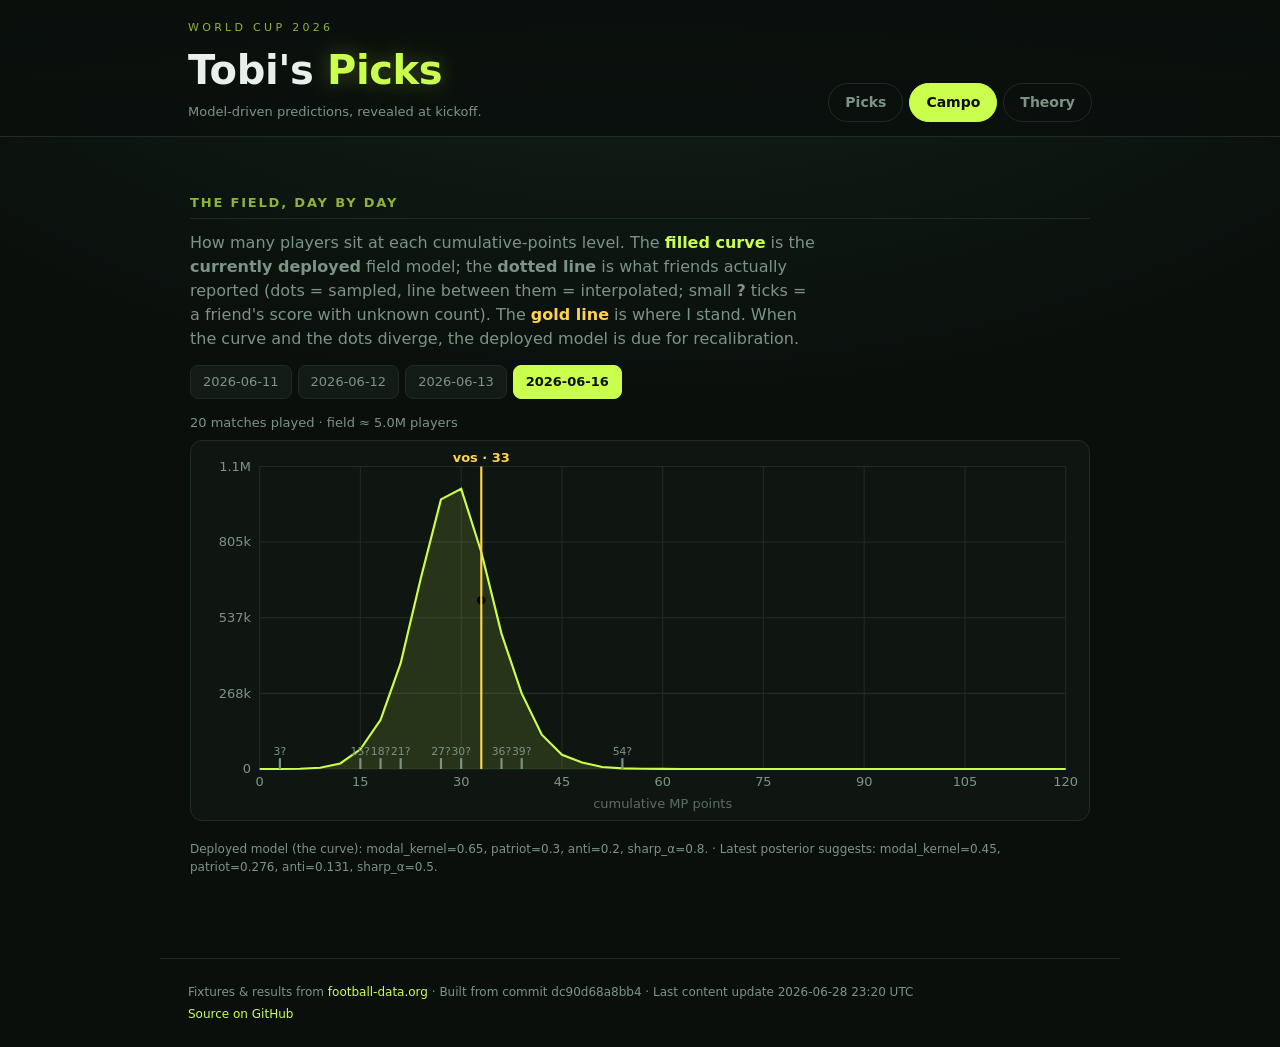
<file: campo.html>
<!DOCTYPE html>
<html lang="en">
<head>
<meta charset="utf-8">
<meta name="viewport" content="width=device-width, initial-scale=1">
<title>Campo — Tobi&#x27;s Picks</title>
<link rel="stylesheet" href="style.css">
</head>
<body>
<header class="hero">
  <div class="hero-inner">
    <div class="brand">
      <span class="kicker">World Cup 2026</span>
      <h1>Tobi's <em>Picks</em></h1>
      <p class="sub">Model-driven predictions, revealed at kickoff.</p>
    </div>
    <nav class="tabs">
      <a href="index.html">Picks</a>
      <a href="campo.html" class="active">Campo</a>
      <a href="theory.html">Theory</a>
    </nav>
  </div>
</header>
<main>

    <section class="sec campo">
      <h2 class="section-title">The field, day by day</h2>
      <p class="explainer-p">How many players sit at each cumulative-points level.
      The <span class="lg-model">filled curve</span> is the <b>currently deployed</b>
      field model; the <span class="lg-obs">dotted line</span> is what friends
      actually reported (dots = sampled, line between them = interpolated; small
      <span class="lg-unk">?</span> ticks = a friend's score with unknown count).
      The <span class="lg-me">gold line</span> is where I stand. When the curve and
      the dots diverge, the deployed model is due for recalibration.</p>
      <div class="date-tabs"><button class="date-btn" data-target="campo-0">2026-06-11</button><button class="date-btn" data-target="campo-1">2026-06-12</button><button class="date-btn" data-target="campo-2">2026-06-13</button><button class="date-btn active" data-target="campo-3">2026-06-16</button></div>
      <div class="campo-chart" id="campo-0"><p class="chart-meta">2 matches played · field ≈ 5.0M players</p><svg viewBox="0 0 820 340" class="hist" role="img"
      aria-label="Field score distribution for 2026-06-11">
      <line class="grid" x1="58" y1="298.0" x2="804" y2="298.0"/><text class="ax" x="50" y="302.0" text-anchor="end">0</text><line class="grid" x1="58" y1="228.0" x2="804" y2="228.0"/><text class="ax" x="50" y="232.0" text-anchor="end">617k</text><line class="grid" x1="58" y1="158.0" x2="804" y2="158.0"/><text class="ax" x="50" y="162.0" text-anchor="end">1.2M</text><line class="grid" x1="58" y1="88.0" x2="804" y2="88.0"/><text class="ax" x="50" y="92.0" text-anchor="end">1.9M</text><line class="grid" x1="58" y1="18.0" x2="804" y2="18.0"/><text class="ax" x="50" y="22.0" text-anchor="end">2.5M</text><line class="grid" x1="58.0" y1="18" x2="58.0" y2="298"/><text class="ax" x="58.0" y="314" text-anchor="middle">0</text><line class="grid" x1="244.5" y1="18" x2="244.5" y2="298"/><text class="ax" x="244.5" y="314" text-anchor="middle">3</text><line class="grid" x1="431.0" y1="18" x2="431.0" y2="298"/><text class="ax" x="431.0" y="314" text-anchor="middle">6</text><line class="grid" x1="617.5" y1="18" x2="617.5" y2="298"/><text class="ax" x="617.5" y="314" text-anchor="middle">9</text><line class="grid" x1="804.0" y1="18" x2="804.0" y2="298"/><text class="ax" x="804.0" y="314" text-anchor="middle">12</text>
      <polygon class="model-area" points="58,298.0 58.0,274.8 244.5,126.8 431.0,38.7 617.5,196.3 804.0,286.4 804.0,298.0"/>
      <polyline class="model-line" points="58.0,274.8 244.5,126.8 431.0,38.7 617.5,196.3 804.0,286.4"/>
      <polyline class="obs-line" points="58.0,198.2 244.5,89.9 431.0,130.3 617.5,236.7 804.0,267.9"/>
      <circle class="obs-dot" cx="58.0" cy="198.2" r="4"/><circle class="obs-dot" cx="244.5" cy="89.9" r="4"/><circle class="obs-dot" cx="431.0" cy="130.3" r="4"/><circle class="obs-dot" cx="617.5" cy="236.7" r="4"/><line class="me" x1="617.5" y1="18" x2="617.5" y2="298"/><text class="me-lab" x="617.5" y="14" text-anchor="middle">vos · 9</text>
      <text class="ax-title" x="431" y="334" text-anchor="middle">cumulative MP points</text>
    </svg></div><div class="campo-chart" id="campo-1"><p class="chart-meta">4 matches played · field ≈ 5.0M players</p><svg viewBox="0 0 820 340" class="hist" role="img"
      aria-label="Field score distribution for 2026-06-12">
      <line class="grid" x1="58" y1="298.0" x2="804" y2="298.0"/><text class="ax" x="50" y="302.0" text-anchor="end">0</text><line class="grid" x1="58" y1="228.0" x2="804" y2="228.0"/><text class="ax" x="50" y="232.0" text-anchor="end">564k</text><line class="grid" x1="58" y1="158.0" x2="804" y2="158.0"/><text class="ax" x="50" y="162.0" text-anchor="end">1.1M</text><line class="grid" x1="58" y1="88.0" x2="804" y2="88.0"/><text class="ax" x="50" y="92.0" text-anchor="end">1.7M</text><line class="grid" x1="58" y1="18.0" x2="804" y2="18.0"/><text class="ax" x="50" y="22.0" text-anchor="end">2.3M</text><line class="grid" x1="58.0" y1="18" x2="58.0" y2="298"/><text class="ax" x="58.0" y="314" text-anchor="middle">0</text><line class="grid" x1="151.2" y1="18" x2="151.2" y2="298"/><text class="ax" x="151.2" y="314" text-anchor="middle">3</text><line class="grid" x1="244.5" y1="18" x2="244.5" y2="298"/><text class="ax" x="244.5" y="314" text-anchor="middle">6</text><line class="grid" x1="337.8" y1="18" x2="337.8" y2="298"/><text class="ax" x="337.8" y="314" text-anchor="middle">9</text><line class="grid" x1="431.0" y1="18" x2="431.0" y2="298"/><text class="ax" x="431.0" y="314" text-anchor="middle">12</text><line class="grid" x1="524.2" y1="18" x2="524.2" y2="298"/><text class="ax" x="524.2" y="314" text-anchor="middle">15</text><line class="grid" x1="617.5" y1="18" x2="617.5" y2="298"/><text class="ax" x="617.5" y="314" text-anchor="middle">18</text><line class="grid" x1="710.8" y1="18" x2="710.8" y2="298"/><text class="ax" x="710.8" y="314" text-anchor="middle">21</text><line class="grid" x1="804.0" y1="18" x2="804.0" y2="298"/><text class="ax" x="804.0" y="314" text-anchor="middle">24</text>
      <polygon class="model-area" points="58,298.0 58.0,283.8 151.2,173.8 244.5,38.7 337.8,139.4 431.0,247.0 524.2,286.9 617.5,296.2 710.8,297.8 804.0,298.0 804.0,298.0"/>
      <polyline class="model-line" points="58.0,283.8 151.2,173.8 244.5,38.7 337.8,139.4 431.0,247.0 524.2,286.9 617.5,296.2 710.8,297.8 804.0,298.0"/>
      <polyline class="obs-line" points="58.0,163.9 151.2,105.9 244.5,126.3 337.8,195.1 431.0,245.1 524.2,282.0 617.5,293.2 710.8,298.0 804.0,298.0"/>
      <circle class="obs-dot" cx="58.0" cy="163.9" r="4"/><circle class="obs-dot" cx="151.2" cy="105.9" r="4"/><circle class="obs-dot" cx="244.5" cy="126.3" r="4"/><circle class="obs-dot" cx="337.8" cy="195.1" r="4"/><circle class="obs-dot" cx="431.0" cy="245.1" r="4"/><circle class="obs-dot" cx="617.5" cy="293.2" r="4"/><line class="me" x1="431.0" y1="18" x2="431.0" y2="298"/><text class="me-lab" x="431.0" y="14" text-anchor="middle">vos · 12</text>
      <text class="ax-title" x="431" y="334" text-anchor="middle">cumulative MP points</text>
    </svg></div><div class="campo-chart" id="campo-2"><p class="chart-meta">8 matches played · field ≈ 5.0M players</p><svg viewBox="0 0 820 340" class="hist" role="img"
      aria-label="Field score distribution for 2026-06-13">
      <line class="grid" x1="58" y1="298.0" x2="804" y2="298.0"/><text class="ax" x="50" y="302.0" text-anchor="end">0</text><line class="grid" x1="58" y1="228.0" x2="804" y2="228.0"/><text class="ax" x="50" y="232.0" text-anchor="end">373k</text><line class="grid" x1="58" y1="158.0" x2="804" y2="158.0"/><text class="ax" x="50" y="162.0" text-anchor="end">747k</text><line class="grid" x1="58" y1="88.0" x2="804" y2="88.0"/><text class="ax" x="50" y="92.0" text-anchor="end">1.1M</text><line class="grid" x1="58" y1="18.0" x2="804" y2="18.0"/><text class="ax" x="50" y="22.0" text-anchor="end">1.5M</text><line class="grid" x1="58.0" y1="18" x2="58.0" y2="298"/><text class="ax" x="58.0" y="314" text-anchor="middle">0</text><line class="grid" x1="151.2" y1="18" x2="151.2" y2="298"/><text class="ax" x="151.2" y="314" text-anchor="middle">6</text><line class="grid" x1="244.5" y1="18" x2="244.5" y2="298"/><text class="ax" x="244.5" y="314" text-anchor="middle">12</text><line class="grid" x1="337.8" y1="18" x2="337.8" y2="298"/><text class="ax" x="337.8" y="314" text-anchor="middle">18</text><line class="grid" x1="431.0" y1="18" x2="431.0" y2="298"/><text class="ax" x="431.0" y="314" text-anchor="middle">24</text><line class="grid" x1="524.2" y1="18" x2="524.2" y2="298"/><text class="ax" x="524.2" y="314" text-anchor="middle">30</text><line class="grid" x1="617.5" y1="18" x2="617.5" y2="298"/><text class="ax" x="617.5" y="314" text-anchor="middle">36</text><line class="grid" x1="710.8" y1="18" x2="710.8" y2="298"/><text class="ax" x="710.8" y="314" text-anchor="middle">42</text><line class="grid" x1="804.0" y1="18" x2="804.0" y2="298"/><text class="ax" x="804.0" y="314" text-anchor="middle">48</text>
      <polygon class="model-area" points="58,298.0 58.0,294.5 104.6,263.8 151.2,170.2 197.9,51.3 244.5,38.7 291.1,137.1 337.8,226.6 384.4,274.4 431.0,290.9 477.6,296.4 524.2,297.4 570.9,297.9 617.5,298.0 664.1,298.0 710.8,298.0 757.4,298.0 804.0,298.0 804.0,298.0"/>
      <polyline class="model-line" points="58.0,294.5 104.6,263.8 151.2,170.2 197.9,51.3 244.5,38.7 291.1,137.1 337.8,226.6 384.4,274.4 431.0,290.9 477.6,296.4 524.2,297.4 570.9,297.9 617.5,298.0 664.1,298.0 710.8,298.0 757.4,298.0 804.0,298.0"/>
      <polyline class="obs-line" points="58.0,298.0 104.6,94.5 151.2,102.2 197.9,112.1 244.5,134.0 291.1,180.1 337.8,257.3 384.4,283.9 431.0,293.1 477.6,296.3 524.2,297.4 570.9,297.8 617.5,292.8 664.1,296.2 710.8,297.4 757.4,297.8 804.0,297.9"/>
      <circle class="obs-dot" cx="104.6" cy="94.5" r="4"/><circle class="obs-dot" cx="151.2" cy="102.2" r="4"/><circle class="obs-dot" cx="197.9" cy="112.1" r="4"/><circle class="obs-dot" cx="244.5" cy="134.0" r="4"/><circle class="obs-dot" cx="291.1" cy="180.1" r="4"/><circle class="obs-dot" cx="570.9" cy="297.8" r="4"/><line class="me" x1="291.1" y1="18" x2="291.1" y2="298"/><text class="me-lab" x="291.1" y="14" text-anchor="middle">vos · 15</text>
      <text class="ax-title" x="431" y="334" text-anchor="middle">cumulative MP points</text>
    </svg></div><div class="campo-chart active" id="campo-3"><p class="chart-meta">20 matches played · field ≈ 5.0M players</p><svg viewBox="0 0 820 340" class="hist" role="img"
      aria-label="Field score distribution for 2026-06-16">
      <line class="grid" x1="58" y1="298.0" x2="804" y2="298.0"/><text class="ax" x="50" y="302.0" text-anchor="end">0</text><line class="grid" x1="58" y1="228.0" x2="804" y2="228.0"/><text class="ax" x="50" y="232.0" text-anchor="end">268k</text><line class="grid" x1="58" y1="158.0" x2="804" y2="158.0"/><text class="ax" x="50" y="162.0" text-anchor="end">537k</text><line class="grid" x1="58" y1="88.0" x2="804" y2="88.0"/><text class="ax" x="50" y="92.0" text-anchor="end">805k</text><line class="grid" x1="58" y1="18.0" x2="804" y2="18.0"/><text class="ax" x="50" y="22.0" text-anchor="end">1.1M</text><line class="grid" x1="58.0" y1="18" x2="58.0" y2="298"/><text class="ax" x="58.0" y="314" text-anchor="middle">0</text><line class="grid" x1="151.2" y1="18" x2="151.2" y2="298"/><text class="ax" x="151.2" y="314" text-anchor="middle">15</text><line class="grid" x1="244.5" y1="18" x2="244.5" y2="298"/><text class="ax" x="244.5" y="314" text-anchor="middle">30</text><line class="grid" x1="337.8" y1="18" x2="337.8" y2="298"/><text class="ax" x="337.8" y="314" text-anchor="middle">45</text><line class="grid" x1="431.0" y1="18" x2="431.0" y2="298"/><text class="ax" x="431.0" y="314" text-anchor="middle">60</text><line class="grid" x1="524.2" y1="18" x2="524.2" y2="298"/><text class="ax" x="524.2" y="314" text-anchor="middle">75</text><line class="grid" x1="617.5" y1="18" x2="617.5" y2="298"/><text class="ax" x="617.5" y="314" text-anchor="middle">90</text><line class="grid" x1="710.8" y1="18" x2="710.8" y2="298"/><text class="ax" x="710.8" y="314" text-anchor="middle">105</text><line class="grid" x1="804.0" y1="18" x2="804.0" y2="298"/><text class="ax" x="804.0" y="314" text-anchor="middle">120</text>
      <polygon class="model-area" points="58,298.0 58.0,298.0 76.7,298.0 95.3,297.8 113.9,296.9 132.6,292.9 151.2,279.8 169.9,252.5 188.5,200.1 207.2,121.3 225.8,48.5 244.5,38.7 263.1,97.2 281.8,172.7 300.5,228.1 319.1,266.3 337.8,284.9 356.4,292.0 375.1,296.2 393.7,297.4 412.3,297.8 431.0,297.9 449.7,298.0 468.3,298.0 486.9,298.0 505.6,298.0 524.2,298.0 542.9,298.0 561.5,298.0 580.2,298.0 598.9,298.0 617.5,298.0 636.1,298.0 654.8,298.0 673.4,298.0 692.1,298.0 710.8,298.0 729.4,298.0 748.1,298.0 766.7,298.0 785.4,298.0 804.0,298.0 804.0,298.0"/>
      <polyline class="model-line" points="58.0,298.0 76.7,298.0 95.3,297.8 113.9,296.9 132.6,292.9 151.2,279.8 169.9,252.5 188.5,200.1 207.2,121.3 225.8,48.5 244.5,38.7 263.1,97.2 281.8,172.7 300.5,228.1 319.1,266.3 337.8,284.9 356.4,292.0 375.1,296.2 393.7,297.4 412.3,297.8 431.0,297.9 449.7,298.0 468.3,298.0 486.9,298.0 505.6,298.0 524.2,298.0 542.9,298.0 561.5,298.0 580.2,298.0 598.9,298.0 617.5,298.0 636.1,298.0 654.8,298.0 673.4,298.0 692.1,298.0 710.8,298.0 729.4,298.0 748.1,298.0 766.7,298.0 785.4,298.0 804.0,298.0"/>
      <polyline class="obs-line" points="58.0,298.0 76.7,298.0 95.3,298.0 113.9,298.0 132.6,298.0 151.2,298.0 169.9,298.0 188.5,298.0 207.2,298.0 225.8,298.0 244.5,298.0 263.1,141.8 281.8,298.0 300.5,298.0 319.1,298.0 337.8,298.0 356.4,298.0 375.1,298.0 393.7,298.0 412.3,298.0 431.0,298.0 449.7,298.0 468.3,298.0 486.9,298.0 505.6,298.0 524.2,298.0 542.9,298.0 561.5,298.0 580.2,298.0 598.9,298.0 617.5,298.0 636.1,298.0 654.8,298.0 673.4,298.0 692.1,298.0 710.8,298.0 729.4,298.0 748.1,298.0 766.7,298.0 785.4,298.0 804.0,298.0"/>
      <circle class="obs-dot" cx="263.1" cy="141.8" r="4"/><line class="unk" x1="76.7" y1="288" x2="76.7" y2="298"/><text class="unk-lab" x="76.7" y="285" text-anchor="middle">3?</text><line class="unk" x1="151.2" y1="288" x2="151.2" y2="298"/><text class="unk-lab" x="151.2" y="285" text-anchor="middle">15?</text><line class="unk" x1="169.9" y1="288" x2="169.9" y2="298"/><text class="unk-lab" x="169.9" y="285" text-anchor="middle">18?</text><line class="unk" x1="188.5" y1="288" x2="188.5" y2="298"/><text class="unk-lab" x="188.5" y="285" text-anchor="middle">21?</text><line class="unk" x1="225.8" y1="288" x2="225.8" y2="298"/><text class="unk-lab" x="225.8" y="285" text-anchor="middle">27?</text><line class="unk" x1="244.5" y1="288" x2="244.5" y2="298"/><text class="unk-lab" x="244.5" y="285" text-anchor="middle">30?</text><line class="unk" x1="281.8" y1="288" x2="281.8" y2="298"/><text class="unk-lab" x="281.8" y="285" text-anchor="middle">36?</text><line class="unk" x1="300.5" y1="288" x2="300.5" y2="298"/><text class="unk-lab" x="300.5" y="285" text-anchor="middle">39?</text><line class="unk" x1="393.7" y1="288" x2="393.7" y2="298"/><text class="unk-lab" x="393.7" y="285" text-anchor="middle">54?</text><line class="me" x1="263.1" y1="18" x2="263.1" y2="298"/><text class="me-lab" x="263.1" y="14" text-anchor="middle">vos · 33</text>
      <text class="ax-title" x="431" y="334" text-anchor="middle">cumulative MP points</text>
    </svg></div>
      <p class="muted small">Deployed model (the curve): modal_kernel=0.65, patriot=0.3, anti=0.2, sharp_α=0.8. · Latest posterior suggests: modal_kernel=0.45, patriot=0.276, anti=0.131, sharp_α=0.5.</p>
    </section>
</main>
<footer class="site-footer">
  <p>Fixtures &amp; results from <a href="https://www.football-data.org" rel="noopener">football-data.org</a>
     &middot; Built from commit dc90d68a8bb4 &middot; Last content update 2026-06-28 23:20 UTC</p>
  <p><a href="https://github.com/tlifschitz/world-cup-picks" rel="noopener">Source on GitHub</a></p>
</footer>

<script>
(function () {
  var btns = document.querySelectorAll('.date-btn');
  function show(target) {
    var charts = document.querySelectorAll('.campo-chart');
    for (var i = 0; i < charts.length; i++)
      charts[i].classList.toggle('active', charts[i].id === target);
    for (var j = 0; j < btns.length; j++)
      btns[j].classList.toggle('active', btns[j].getAttribute('data-target') === target);
  }
  for (var k = 0; k < btns.length; k++) {
    btns[k].addEventListener('click', function () {
      show(this.getAttribute('data-target'));
    });
  }
})();
</script>

</body>
</html>
</file>
